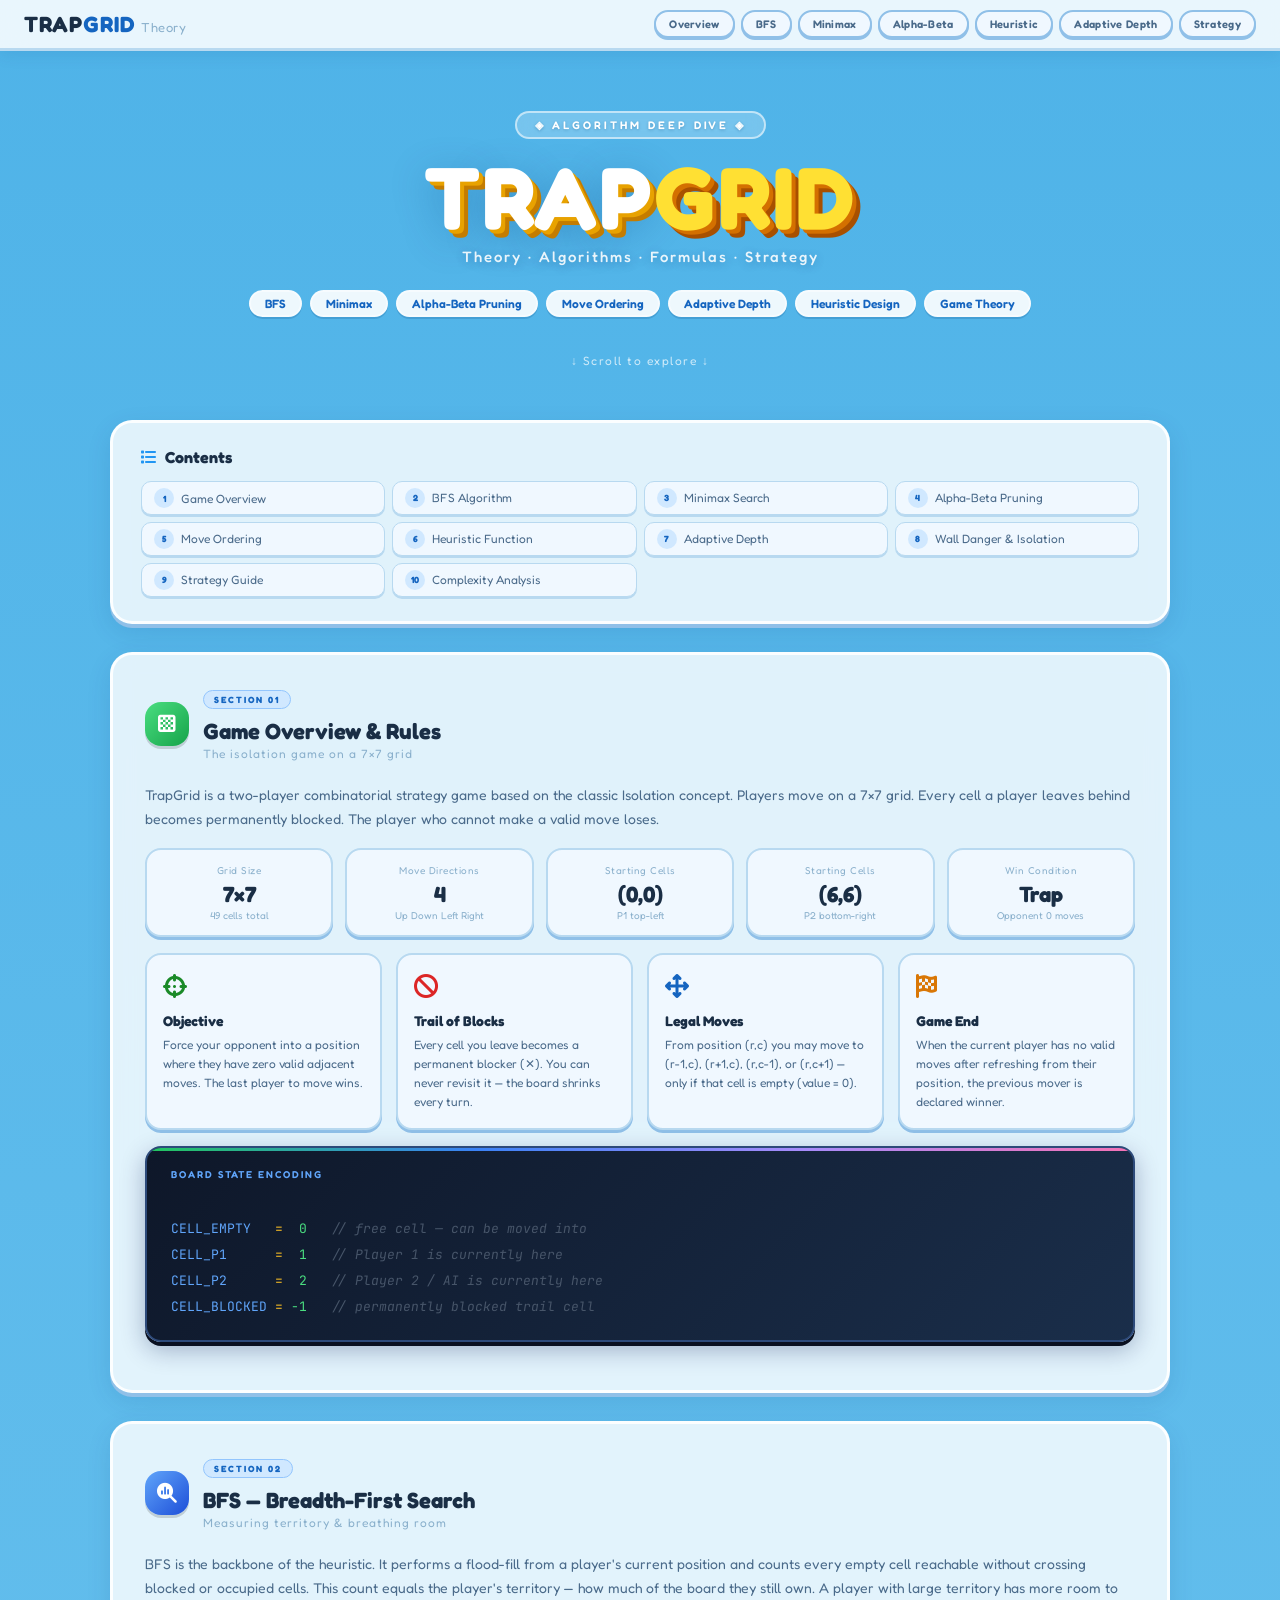
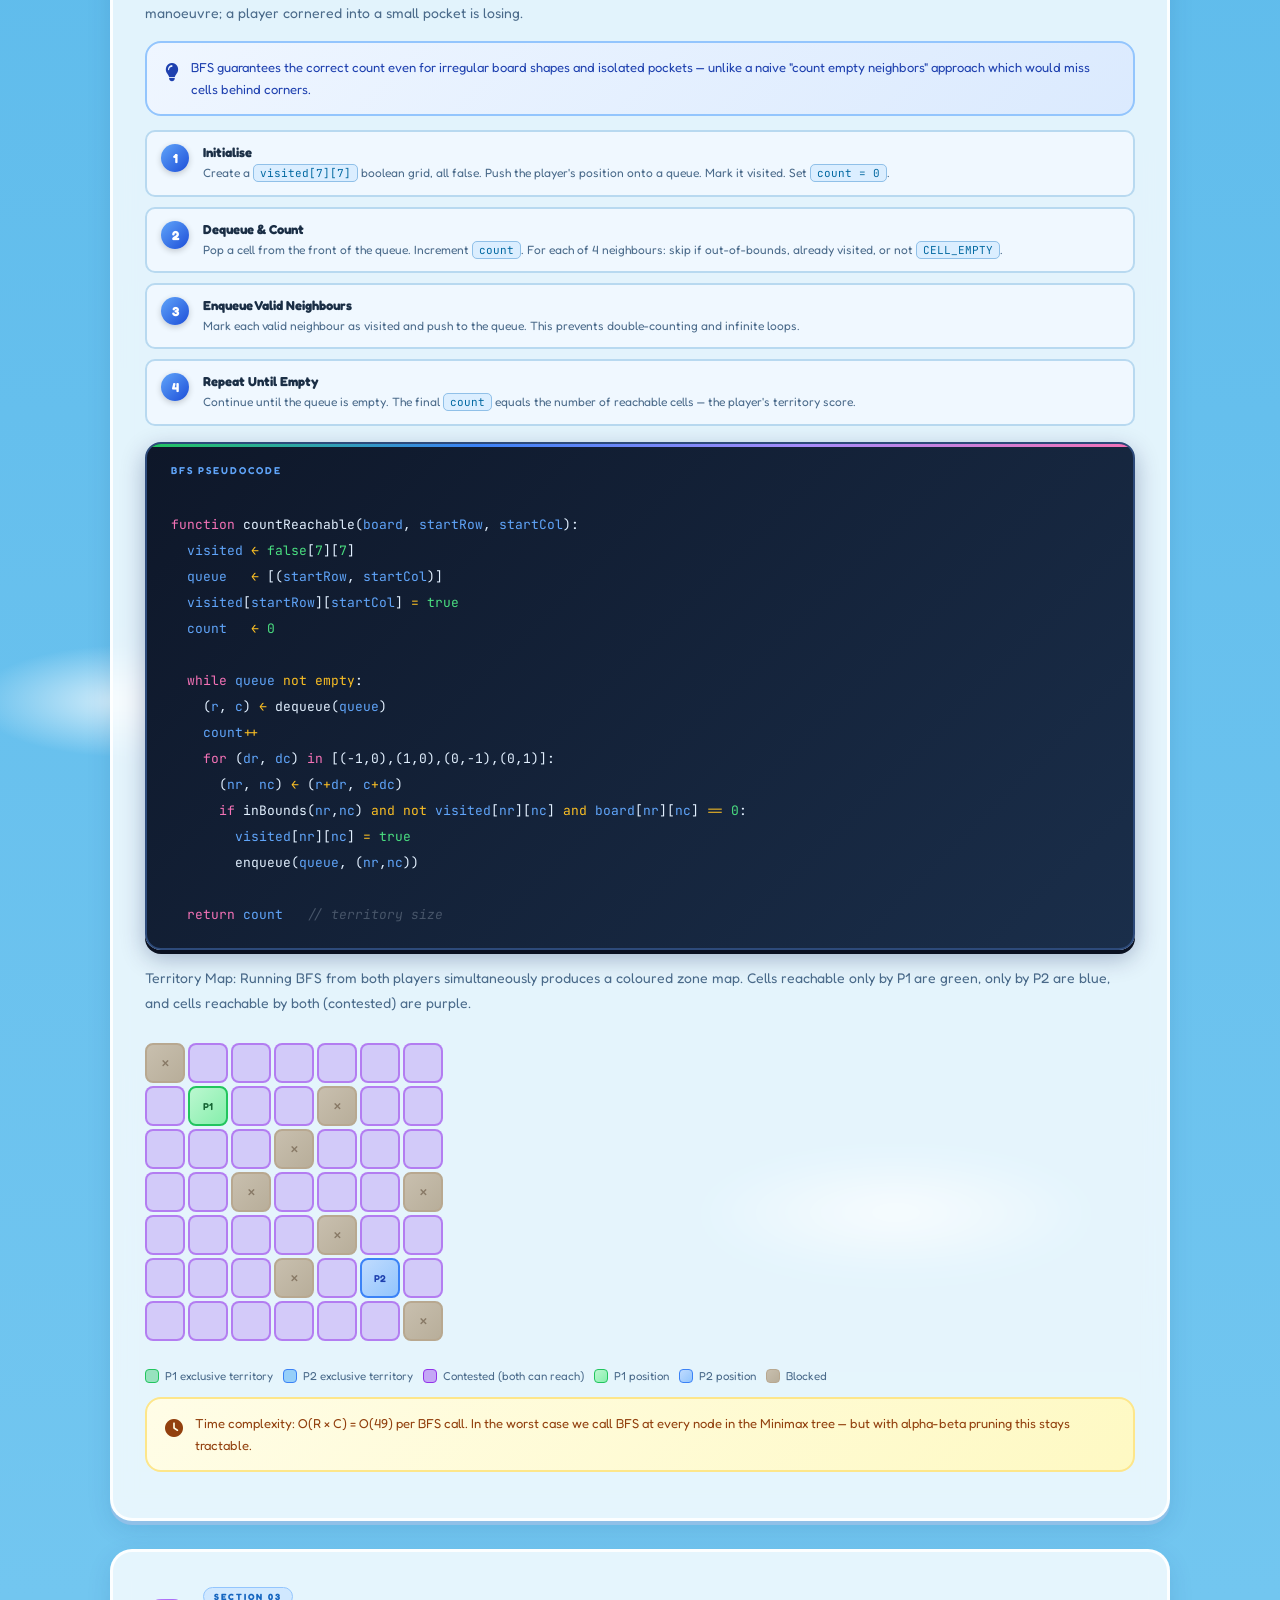
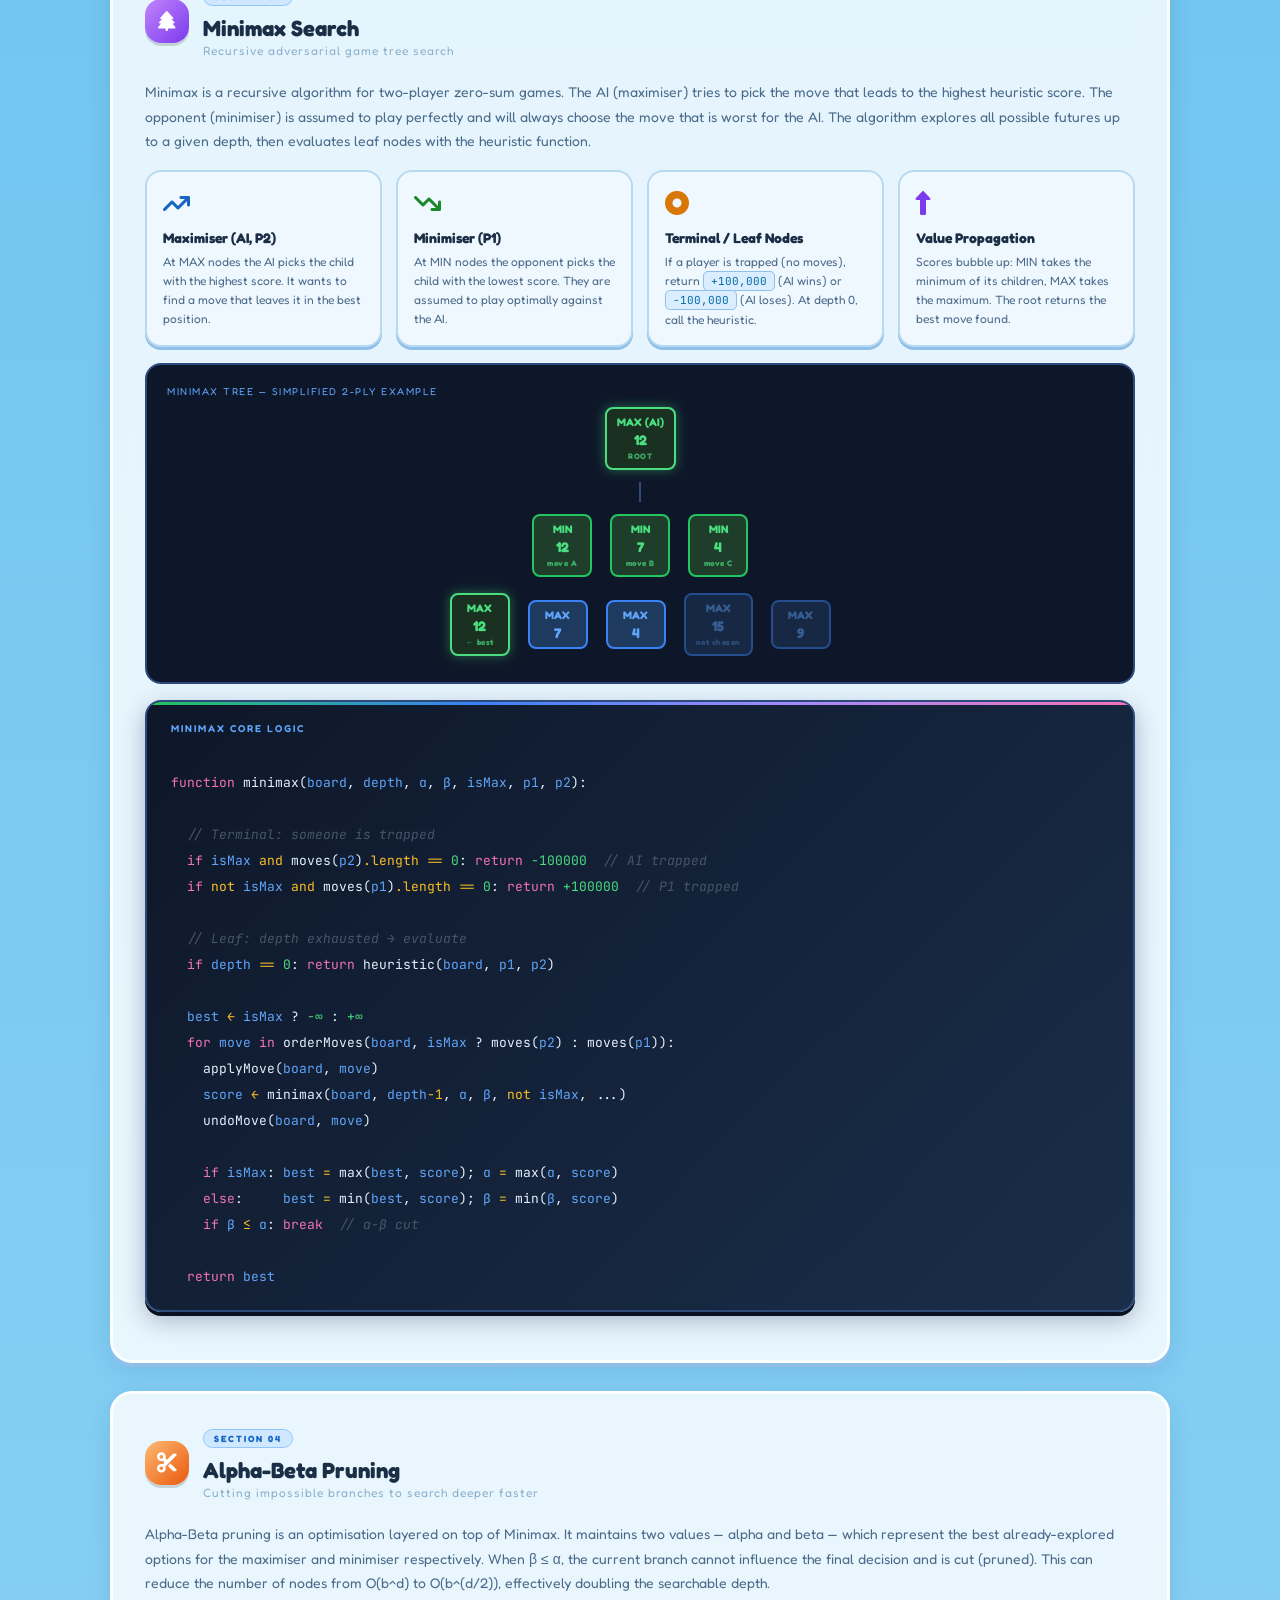
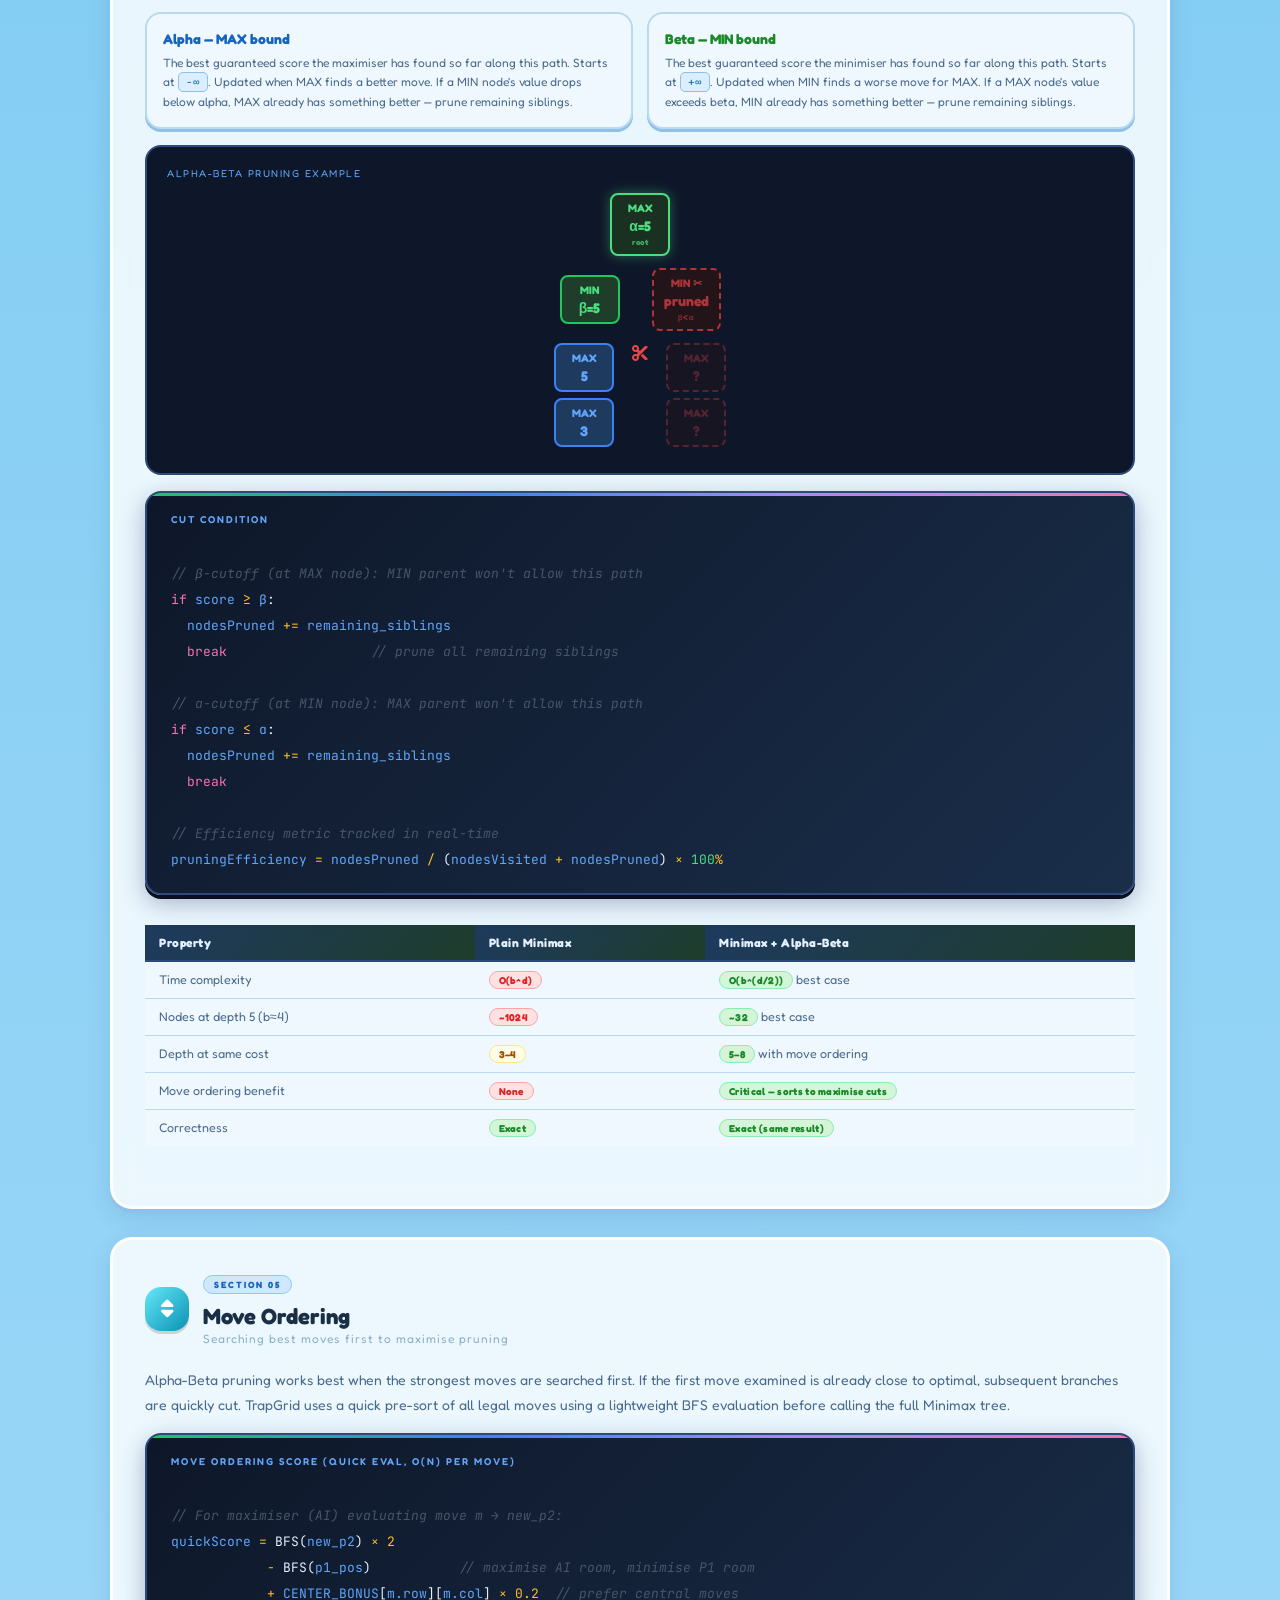
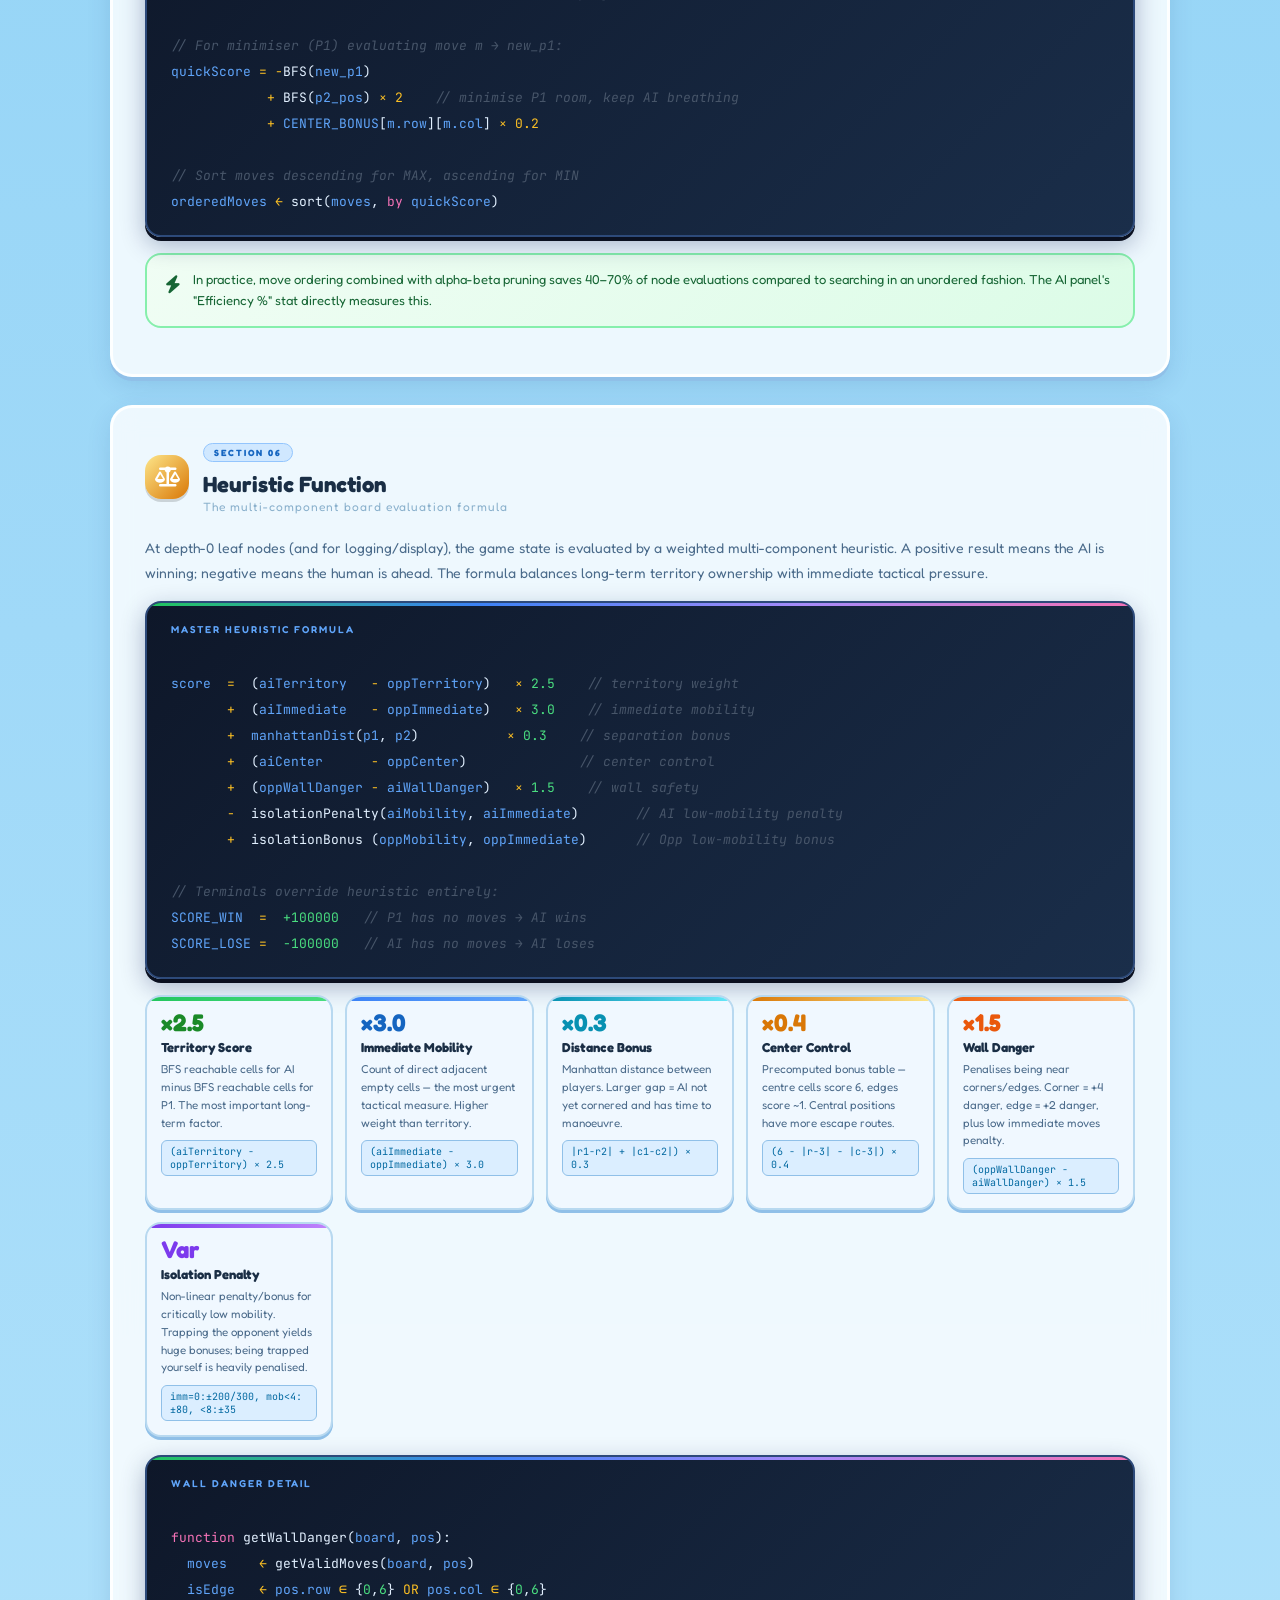
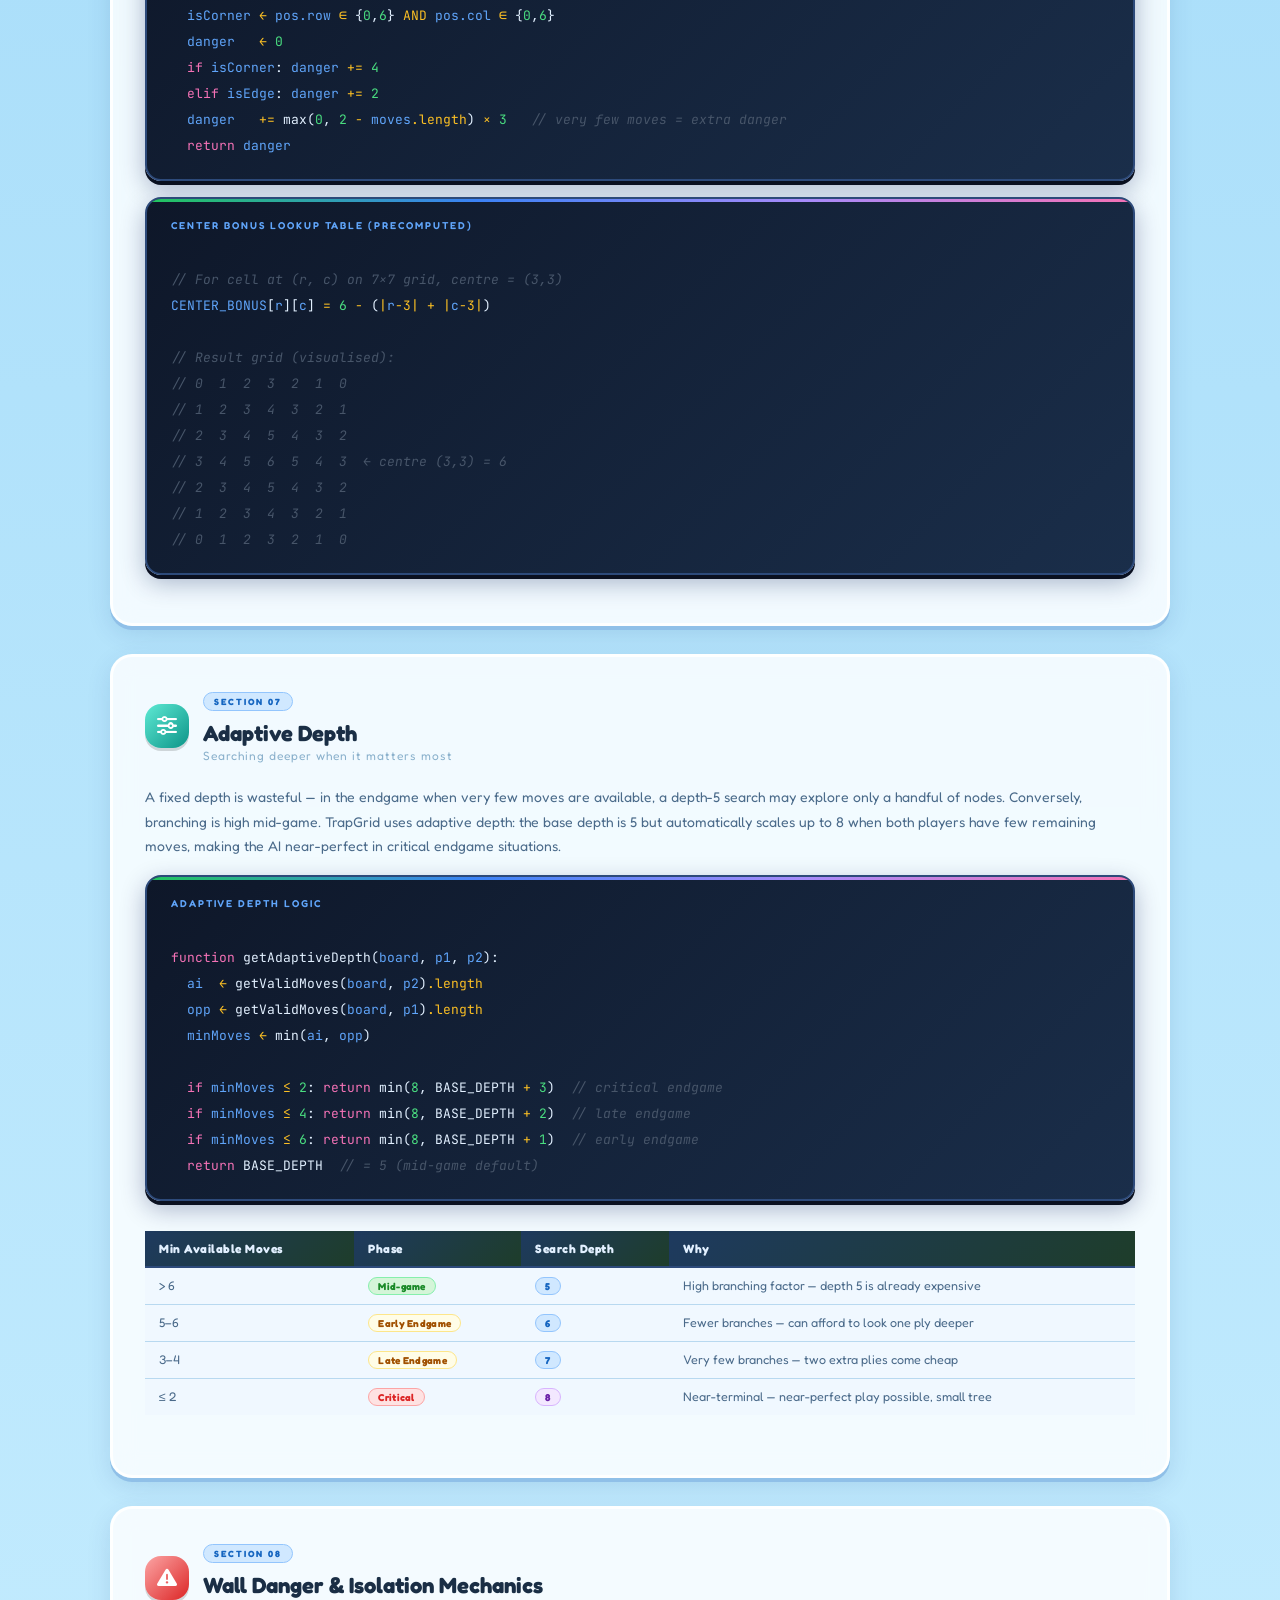
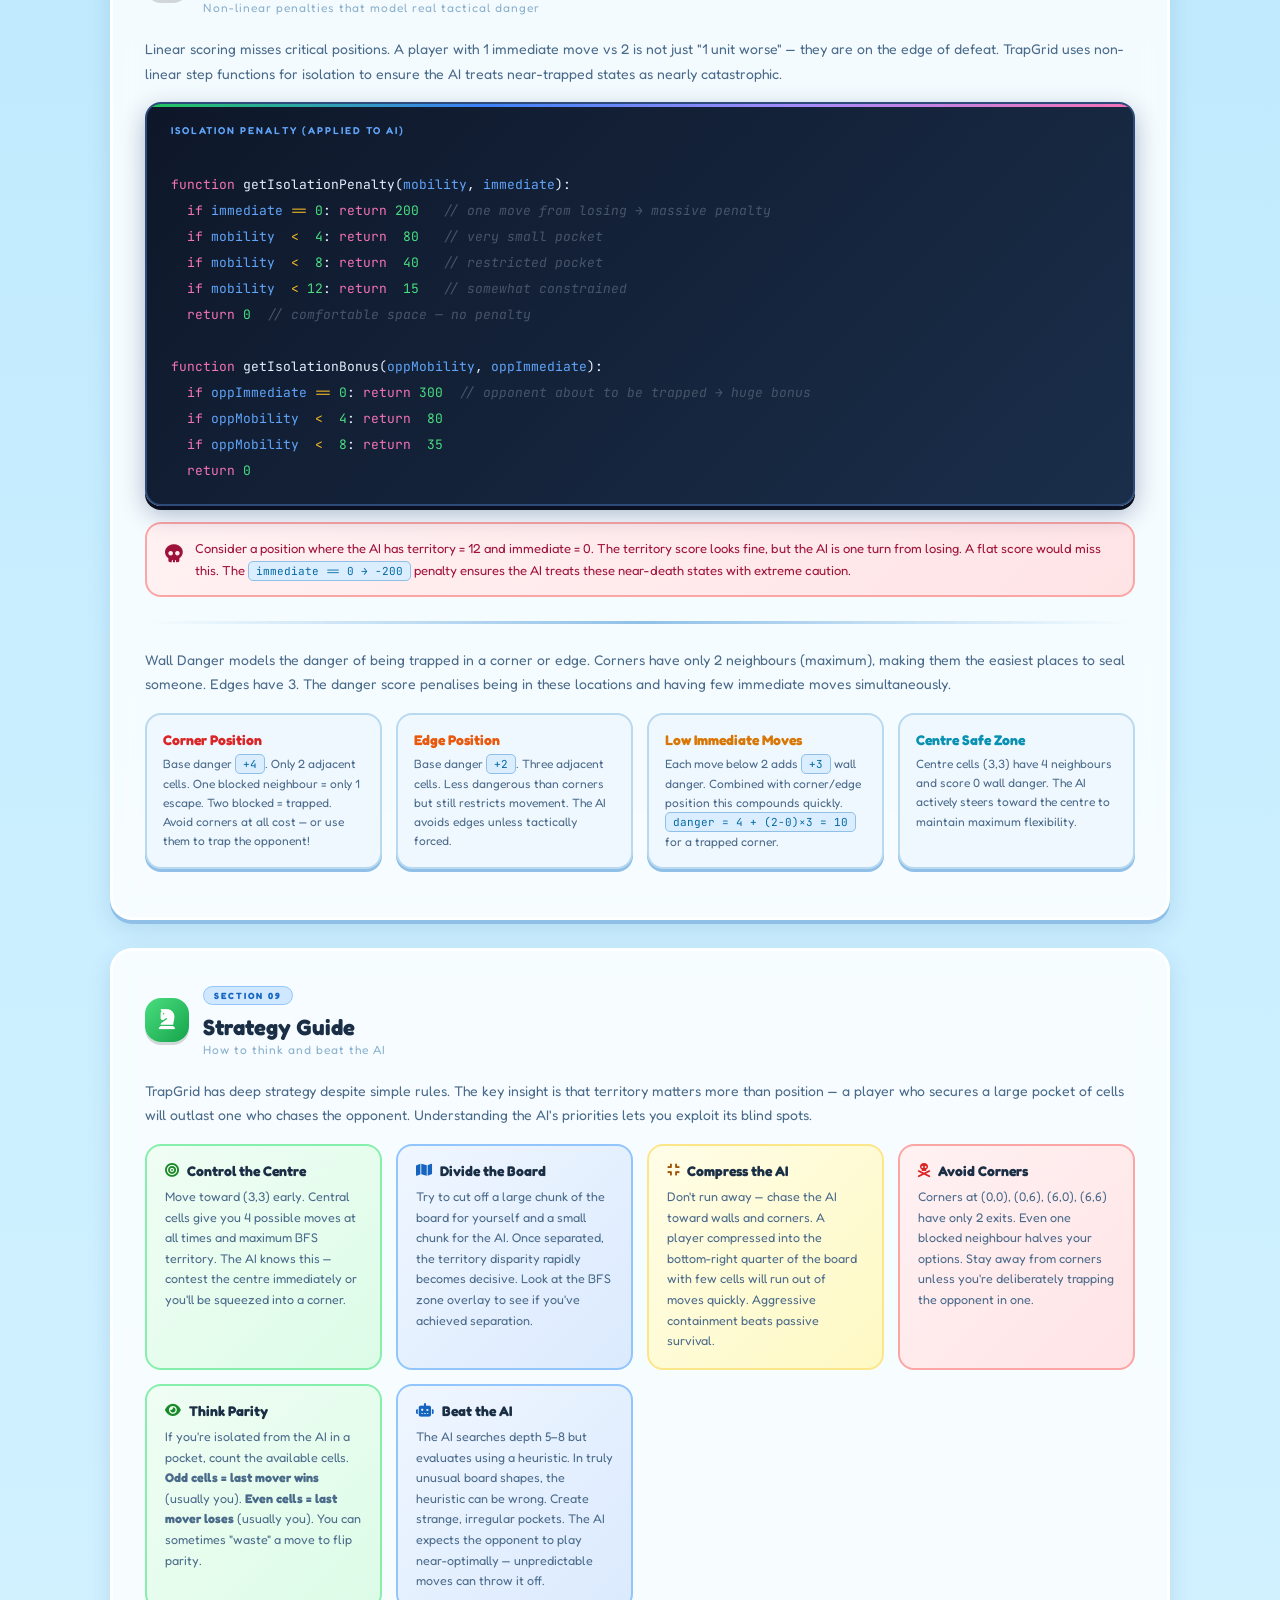
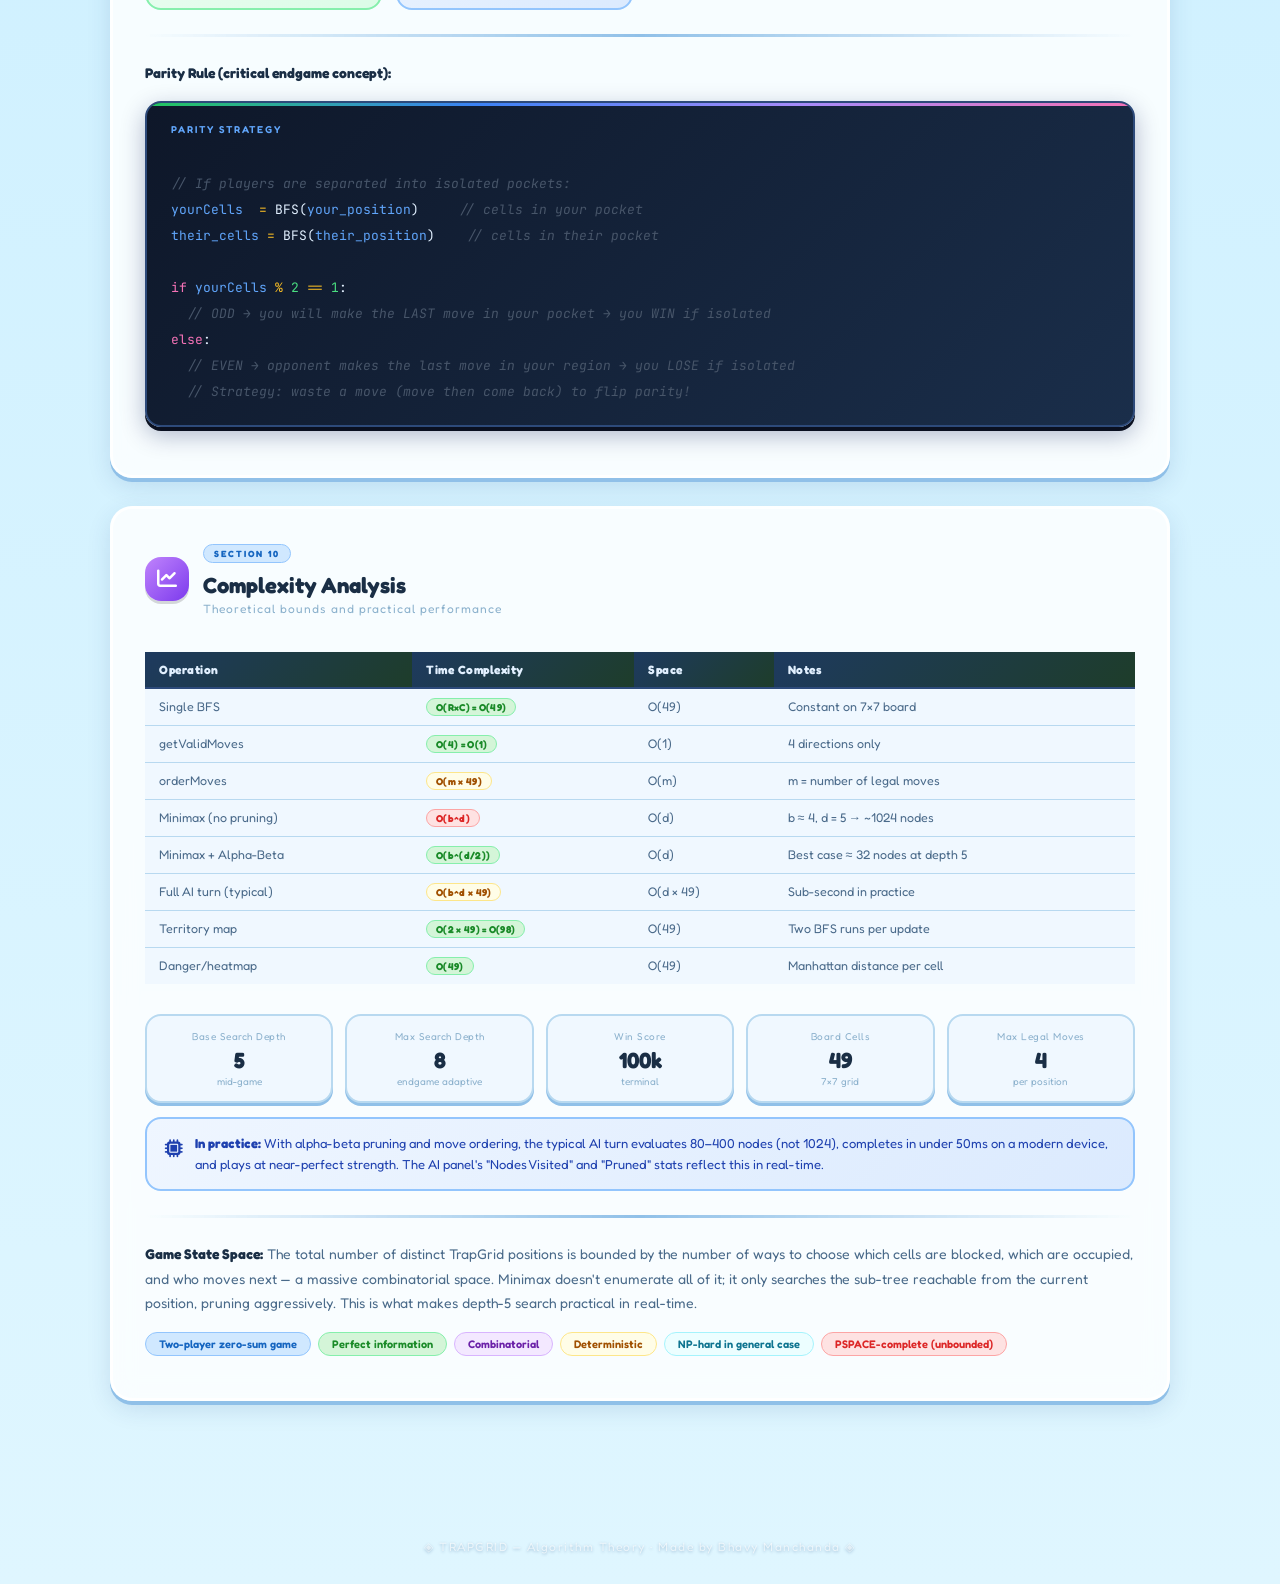
<file: theory/index.html>
<!DOCTYPE html>
<html lang="en">
<head>
<meta charset="UTF-8"/>
<meta name="viewport" content="width=device-width, initial-scale=1.0"/>
<title>TrapGrid — Algorithm Theory & Deep Dive</title>
<link rel="preconnect" href="https://fonts.googleapis.com"/>
<link href="https://fonts.googleapis.com/css2?family=Fredoka:wght@400;500;600;700&family=JetBrains+Mono:wght@300;400;600&display=swap" rel="stylesheet"/>
<link rel="stylesheet" href="https://cdnjs.cloudflare.com/ajax/libs/font-awesome/6.5.2/css/all.min.css"/>
<style>
:root {
  --sky-top:#4fb3e8;--sky-mid:#72c6f0;--sky-low:#a0d9f8;
  --surf:#fff;--surf2:#f0f8ff;--surf3:#dbeeff;--surf4:#c8e6fa;
  --border:#b8d9f0;--border2:#90c0e8;--border3:#6aaad8;
  --p1:#2ecc40;--p1-dark:#1a8a28;--p1-dim:#d4f5d8;--p1-glow:rgba(46,204,64,.35);
  --p2:#2196f3;--p2-dark:#1565c0;--p2-dim:#d0e8ff;--p2-glow:rgba(33,150,243,.35);
  --blocked:#d8c8b0;--blocked-b:#b8a890;
  --hl:#ffe033;--accent:#f4c400;--accent-dark:#d4a800;
  --danger:#ff4444;--success:#2ecc40;--purple:#9b59b6;--cyan:#00bcd4;--orange:#ff7c2a;
  --text:#1a2e45;--text-dim:#4a6a8a;--text-muted:#8ab0cc;--text-light:#fff;
  --radius:10px;--radius-lg:16px;--radius-xl:22px;--radius-pill:999px;
  --font-d:'Fredoka',sans-serif;--font-m:'JetBrains Mono',monospace;
  --shadow-card:0 4px 0 #90c0e8,0 8px 24px rgba(0,60,120,.12);
  --shadow-btn:0 4px 0 var(--accent-dark);
}
*,*::before,*::after{box-sizing:border-box;margin:0;padding:0}
html{scroll-behavior:smooth}
body{
  font-family:var(--font-m);color:var(--text);
  background:radial-gradient(ellipse 220px 80px at 10% 18%,rgba(255,255,255,.75) 0%,transparent 70%),
    radial-gradient(ellipse 280px 90px at 70% 22%,rgba(255,255,255,.70) 0%,transparent 70%),
    linear-gradient(180deg,#4fb3e8 0%,#72c6f0 25%,#a0d9f8 55%,#c8eeff 80%,#dff6ff 100%);
  min-height:100vh;
}

.nav{
  position:sticky;top:0;z-index:100;
  background:rgba(255,255,255,.88);backdrop-filter:blur(16px);
  border-bottom:3px solid var(--border);
  padding:10px 24px;display:flex;align-items:center;justify-content:space-between;
  box-shadow:0 3px 16px rgba(0,60,120,.1);
}
.nav-logo{font-family:var(--font-d);font-size:22px;font-weight:700;color:var(--text);letter-spacing:1px}
.nav-logo span{color:#1565c0}
.nav-links{display:flex;gap:6px;flex-wrap:wrap}
.nav-link{
  font-family:var(--font-d);font-size:11px;font-weight:600;letter-spacing:.3px;
  padding:5px 13px;border-radius:var(--radius-pill);
  background:var(--surf2);border:2px solid var(--border2);color:var(--text-dim);
  cursor:pointer;text-decoration:none;transition:all .15s;box-shadow:0 2px 0 var(--border2);
}
.nav-link:hover{border-color:var(--border3);color:var(--text);transform:translateY(-1px)}

.hero{
  text-align:center;padding:60px 24px 50px;position:relative;overflow:hidden;
}
.hero-badge{
  display:inline-block;font-family:var(--font-d);font-size:11px;font-weight:600;
  letter-spacing:3px;color:#fff;background:rgba(255,255,255,.22);backdrop-filter:blur(8px);
  border:2px solid rgba(255,255,255,.55);padding:5px 18px;border-radius:var(--radius-pill);
  margin-bottom:16px;text-shadow:0 1px 3px rgba(0,60,120,.3);
}
.hero-title{
  font-family:var(--font-d);font-size:clamp(48px,9vw,88px);font-weight:700;line-height:.95;
  color:#fff;
  text-shadow:4px 4px 0 #e8a200,8px 8px 0 #c47c00,0 10px 40px rgba(0,60,120,.3);
  letter-spacing:2px;margin-bottom:8px;
}
.hero-title span{color:#ffe033;text-shadow:4px 4px 0 #d47000,8px 8px 0 #a85000}
.hero-sub{
  font-family:var(--font-d);font-size:15px;font-weight:500;letter-spacing:2px;
  color:rgba(255,255,255,.88);margin-bottom:24px;text-shadow:0 2px 8px rgba(0,60,120,.3);
}
.hero-tags{display:flex;gap:8px;flex-wrap:wrap;justify-content:center;margin-bottom:32px}
.htag{
  font-family:var(--font-d);font-size:12px;font-weight:600;padding:4px 14px;
  border-radius:var(--radius-pill);background:rgba(255,255,255,.9);
  border:2px solid rgba(255,255,255,.5);color:#1565c0;box-shadow:0 2px 0 rgba(0,60,120,.18);
}
.hero-scroll{
  font-family:var(--font-d);font-size:12px;color:rgba(255,255,255,.7);letter-spacing:1.5px;
  animation:bobble 1.5s ease-in-out infinite;display:inline-block;
}
@keyframes bobble{0%,100%{transform:translateY(0)}50%{transform:translateY(6px)}}

.page{max-width:1100px;margin:0 auto;padding:0 20px 80px}

.section{
  background:rgba(255,255,255,.82);backdrop-filter:blur(12px);
  border:3px solid rgba(255,255,255,.9);border-radius:var(--radius-xl);
  padding:32px;margin-bottom:28px;box-shadow:var(--shadow-card);
  opacity:0;transform:translateY(28px);transition:opacity .5s,transform .5s;
}
.section.visible{opacity:1;transform:none}
.sec-header{display:flex;align-items:center;gap:14px;margin-bottom:22px}
.sec-icon{
  width:44px;height:44px;border-radius:var(--radius-lg);display:flex;align-items:center;
  justify-content:center;font-size:20px;flex-shrink:0;
  box-shadow:0 3px 0 rgba(0,0,0,.15);
}
.sec-icon.green{background:linear-gradient(135deg,#4ade80,#16a34a);color:#fff}
.sec-icon.blue {background:linear-gradient(135deg,#60a5fa,#1d4ed8);color:#fff}
.sec-icon.purple{background:linear-gradient(135deg,#c084fc,#7c3aed);color:#fff}
.sec-icon.orange{background:linear-gradient(135deg,#fdba74,#ea580c);color:#fff}
.sec-icon.cyan  {background:linear-gradient(135deg,#67e8f9,#0891b2);color:#fff}
.sec-icon.gold  {background:linear-gradient(135deg,#fde68a,#d97706);color:#fff}
.sec-icon.red   {background:linear-gradient(135deg,#fca5a5,#dc2626);color:#fff}
.sec-icon.teal  {background:linear-gradient(135deg,#5eead4,#0d9488);color:#fff}

.sec-title-wrap{}
.sec-title{font-family:var(--font-d);font-size:22px;font-weight:700;color:var(--text);line-height:1.1}
.sec-subtitle{font-family:var(--font-d);font-size:12px;color:var(--text-muted);letter-spacing:1px;margin-top:3px}

.prose{font-family:var(--font-d);font-size:14px;color:var(--text-dim);line-height:1.75;margin-bottom:16px}
.prose strong{color:var(--text);font-weight:700}

.cards{display:grid;grid-template-columns:repeat(auto-fit,minmax(200px,1fr));gap:14px;margin:16px 0}
.card{
  background:var(--surf2);border:2px solid var(--border);border-radius:var(--radius-lg);
  padding:16px;box-shadow:0 3px 0 var(--border2);transition:transform .15s,box-shadow .15s;
}
.card:hover{transform:translateY(-3px);box-shadow:0 6px 0 var(--border2)}
.card-icon{font-size:24px;margin-bottom:10px}
.card-title{font-family:var(--font-d);font-size:14px;font-weight:700;color:var(--text);margin-bottom:6px}
.card-body{font-family:var(--font-d);font-size:12px;color:var(--text-dim);line-height:1.6}

.formula-box{
  background:linear-gradient(135deg,#0e1729,#1a2e4a);
  border:2px solid #2d4a7a;border-radius:var(--radius-lg);
  padding:20px 24px;margin:16px 0;
  box-shadow:0 4px 0 #0a1020,0 8px 24px rgba(0,20,80,.3);
  position:relative;overflow:hidden;
}
.formula-box::before{
  content:'';position:absolute;top:0;left:0;right:0;height:3px;
  background:linear-gradient(90deg,#22c55e,#3b82f6,#a78bfa,#f472b6);
}
.formula-label{
  font-family:var(--font-d);font-size:10px;font-weight:600;letter-spacing:2px;
  color:#60a5fa;text-transform:uppercase;margin-bottom:10px;
}
.formula{
  font-family:var(--font-m);font-size:13px;color:#e2f0ff;line-height:2;
  white-space:pre-wrap;word-break:break-all;
}
.formula .kw{color:#f472b6}
.formula .num{color:#4ade80}
.formula .op{color:#fbbf24}
.formula .var{color:#60a5fa}
.formula .comment{color:#475569;font-style:italic}

.steps{display:flex;flex-direction:column;gap:10px;margin:14px 0}
.step{
  display:flex;align-items:flex-start;gap:14px;
  background:var(--surf2);border:2px solid var(--border);
  border-radius:var(--radius);padding:12px 14px;
  transition:border-color .15s,box-shadow .15s;
}
.step:hover{border-color:var(--border3);box-shadow:0 3px 0 var(--border2)}
.step-num{
  width:28px;height:28px;border-radius:50%;flex-shrink:0;
  display:flex;align-items:center;justify-content:center;
  font-family:var(--font-d);font-size:13px;font-weight:700;color:#fff;
  box-shadow:0 2px 6px rgba(0,0,0,.2);
}
.step-num.g{background:linear-gradient(135deg,#22c55e,#16a34a)}
.step-num.b{background:linear-gradient(135deg,#60a5fa,#1d4ed8)}
.step-num.p{background:linear-gradient(135deg,#c084fc,#7c3aed)}
.step-num.o{background:linear-gradient(135deg,#fdba74,#ea580c)}
.step-body{flex:1}
.step-title{font-family:var(--font-d);font-size:13px;font-weight:700;color:var(--text);margin-bottom:3px}
.step-desc{font-family:var(--font-d);font-size:12px;color:var(--text-dim);line-height:1.6}
.step-desc code{
  font-family:var(--font-m);font-size:11px;padding:1px 6px;
  background:var(--surf3);border:1px solid var(--border2);border-radius:5px;color:#0369a1;
}

.tree-demo{
  background:#0e1729;border:2px solid #2d4a7a;border-radius:var(--radius-lg);
  padding:16px;font-family:var(--font-m);font-size:11px;margin:16px 0;
  max-height:320px;overflow-y:auto;
}
.tn{display:flex;align-items:center;gap:6px;padding:3px 0;color:#94a3b8;animation:fadeRow .3s ease}
@keyframes fadeRow{from{opacity:0;transform:translateX(-6px)}to{opacity:1;transform:none}}
.tn .indent{color:#334155;white-space:pre}
.tn .type-max{background:#1e3a5f;color:#60a5fa;padding:1px 7px;border-radius:999px;font-size:9px;font-family:var(--font-d);font-weight:600}
.tn .type-min{background:#1e3d2a;color:#4ade80;padding:1px 7px;border-radius:999px;font-size:9px;font-family:var(--font-d);font-weight:600}
.tn .score{color:#fbbf24;font-weight:600}
.tn .best{color:#4ade80;font-weight:700}
.tn .pruned{color:#ef4444;font-style:italic}
.tn .move{color:#7dd3fc}

.heatmap-demo{display:inline-grid;grid-template-columns:repeat(7,36px);gap:3px;margin:12px 0}
.hm-cell{
  width:36px;height:36px;border-radius:8px;display:flex;align-items:center;
  justify-content:center;font-size:9px;font-family:var(--font-d);font-weight:700;
  border:2px solid rgba(255,255,255,.3);transition:transform .2s;cursor:default;
}
.hm-cell:hover{transform:scale(1.12)}

.bfs-grid{display:inline-grid;grid-template-columns:repeat(7,40px);gap:3px;margin:12px 0}
.bc{
  width:40px;height:40px;border-radius:8px;
  display:flex;align-items:center;justify-content:center;
  font-family:var(--font-d);font-size:10px;font-weight:600;
  border:2px solid var(--border2);background:var(--surf2);color:var(--text-muted);
  transition:all .4s;
}
.bc.p1-start{background:linear-gradient(135deg,#bbf7d0,#86efac);border-color:#22c55e;color:#166534}
.bc.p2-start{background:linear-gradient(135deg,#bfdbfe,#93c5fd);border-color:#3b82f6;color:#1e40af}
.bc.blocked-cell{background:linear-gradient(135deg,#c8bfae,#b8ae9a);border-color:#b8a890;color:rgba(80,60,40,.5)}
.bc.bfs-p1{background:rgba(34,197,94,.22);border-color:rgba(34,197,94,.5);color:#166534}
.bc.bfs-p2{background:rgba(33,150,243,.22);border-color:rgba(33,150,243,.5);color:#1e40af}
.bc.bfs-both{background:rgba(147,51,234,.22);border-color:rgba(147,51,234,.5);color:#6b21a8}
.bc.wave1{background:rgba(34,197,94,.35);border-color:rgba(34,197,94,.7)}
.bc.wave2{background:rgba(34,197,94,.22);border-color:rgba(34,197,94,.4)}
.bc.wave3{background:rgba(34,197,94,.12);border-color:rgba(34,197,94,.25)}

.cmp-table{width:100%;border-collapse:collapse;margin:14px 0;font-family:var(--font-d)}
.cmp-table th{
  background:linear-gradient(135deg,#1e3a5f,#1e3d2a);color:#e2f0ff;
  padding:10px 14px;font-size:12px;font-weight:700;letter-spacing:.5px;
  text-align:left;border-bottom:2px solid #2d4a7a;
}
.cmp-table td{
  padding:9px 14px;font-size:12.5px;color:var(--text-dim);
  border-bottom:1.5px solid var(--border);background:var(--surf2);
  transition:background .15s;
}
.cmp-table tr:hover td{background:var(--surf3)}
.cmp-table tr:last-child td{border-bottom:none}
.badge{
  display:inline-block;font-size:10px;font-weight:700;padding:2px 9px;
  border-radius:var(--radius-pill);font-family:var(--font-d);letter-spacing:.3px;
}
.badge.green{background:var(--p1-dim);color:var(--p1-dark);border:1.5px solid #86efac}
.badge.blue{background:var(--p2-dim);color:var(--p2-dark);border:1.5px solid #93c5fd}
.badge.red{background:#fee2e2;color:#dc2626;border:1.5px solid #fca5a5}
.badge.gold{background:#fffde7;color:#a05000;border:1.5px solid #fde68a}
.badge.purple{background:#f3e8ff;color:#6b21a8;border:1.5px solid #d8b4fe}

.heur-grid{display:grid;grid-template-columns:repeat(auto-fit,minmax(160px,1fr));gap:12px;margin:16px 0}
.heur-card{
  background:var(--surf2);border:2px solid var(--border);
  border-radius:var(--radius-lg);padding:14px;
  box-shadow:0 3px 0 var(--border2);position:relative;overflow:hidden;
}
.heur-card::before{
  content:'';position:absolute;top:0;left:0;right:0;height:4px;border-radius:var(--radius-lg) var(--radius-lg) 0 0;
}
.hc-green::before{background:linear-gradient(90deg,#22c55e,#4ade80)}
.hc-blue::before{background:linear-gradient(90deg,#3b82f6,#60a5fa)}
.hc-purple::before{background:linear-gradient(90deg,#7c3aed,#c084fc)}
.hc-orange::before{background:linear-gradient(90deg,#ea580c,#fdba74)}
.hc-cyan::before{background:linear-gradient(90deg,#0891b2,#67e8f9)}
.hc-gold::before{background:linear-gradient(90deg,#d97706,#fde68a)}
.heur-weight{
  font-family:var(--font-d);font-size:24px;font-weight:700;
  margin-bottom:4px;line-height:1;
}
.heur-name{font-family:var(--font-d);font-size:13px;font-weight:700;color:var(--text);margin-bottom:6px}
.heur-desc{font-family:var(--font-d);font-size:11.5px;color:var(--text-dim);line-height:1.55}
.heur-formula{
  font-family:var(--font-m);font-size:10px;color:#0369a1;
  background:var(--surf3);border:1px solid var(--border2);
  border-radius:6px;padding:4px 8px;margin-top:8px;
}

.ab-diagram{
  display:flex;flex-direction:column;align-items:center;gap:0;
  background:#0e1729;border:2px solid #2d4a7a;border-radius:var(--radius-lg);
  padding:20px;margin:16px 0;overflow-x:auto;
}
.ab-row{display:flex;gap:12px;justify-content:center;align-items:center;padding:6px 0;position:relative}
.ab-node{
  min-width:60px;padding:6px 10px;border-radius:8px;text-align:center;
  font-family:var(--font-d);font-size:11px;font-weight:700;
  transition:transform .2s,box-shadow .2s;cursor:default;
}
.ab-node:hover{transform:scale(1.08)}
.ab-node.max{background:#1e3a5f;color:#60a5fa;border:2px solid #3b82f6}
.ab-node.min{background:#1e3d2a;color:#4ade80;border:2px solid #22c55e}
.ab-node.pruned{background:#2d1515;color:#ef4444;border:2px dashed #ef4444;opacity:.7}
.ab-node.best{background:#1a3020;color:#4ade80;border:2px solid #4ade80;box-shadow:0 0 12px rgba(74,222,128,.4)}
.ab-node .score{font-size:14px;display:block;margin-top:2px}
.ab-node .label{font-size:8px;opacity:.7;letter-spacing:.5px}
.ab-scissors{color:#ef4444;font-size:16px;animation:snip .8s ease-in-out infinite alternate}
@keyframes snip{from{transform:rotate(-15deg) scale(1)}to{transform:rotate(15deg) scale(1.2)}}
.ab-connector{
  height:20px;display:flex;align-items:center;justify-content:center;position:relative;
  width:100%;
}
.ab-line{height:2px;background:#2d4a7a;flex:1}
.ab-level-label{
  font-family:var(--font-d);font-size:9px;color:#475569;letter-spacing:1px;
  position:absolute;left:0;
}

.strategy-grid{display:grid;grid-template-columns:repeat(auto-fit,minmax(220px,1fr));gap:14px;margin:16px 0}
.strat-card{
  border-radius:var(--radius-lg);padding:16px 18px;
  border:2px solid;transition:transform .15s;
}
.strat-card:hover{transform:translateY(-3px)}
.strat-card.green{background:linear-gradient(135deg,#f0fdf4,#dcfce7);border-color:#86efac}
.strat-card.blue{background:linear-gradient(135deg,#eff6ff,#dbeafe);border-color:#93c5fd}
.strat-card.gold{background:linear-gradient(135deg,#fffde7,#fef9c3);border-color:#fde68a}
.strat-card.red{background:linear-gradient(135deg,#fff1f2,#ffe4e6);border-color:#fca5a5}
.strat-title{font-family:var(--font-d);font-size:14px;font-weight:700;color:var(--text);margin-bottom:8px;display:flex;align-items:center;gap:8px}
.strat-body{font-family:var(--font-d);font-size:12.5px;color:var(--text-dim);line-height:1.65}

.pseudo{
  background:#0e1729;border:2px solid #2d4a7a;border-radius:var(--radius-lg);
  padding:18px 22px;margin:14px 0;font-family:var(--font-m);font-size:12px;
  line-height:1.9;overflow-x:auto;
}
.pseudo .kw{color:#f472b6}
.pseudo .fn{color:#60a5fa}
.pseudo .num{color:#4ade80}
.pseudo .str{color:#fbbf24}
.pseudo .cm{color:#475569;font-style:italic}
.pseudo .var{color:#e2f0ff}
.pseudo .op{color:#f472b6}
.pseudo .indent1{padding-left:20px;display:block}
.pseudo .indent2{padding-left:40px;display:block}
.pseudo .indent3{padding-left:60px;display:block}

code{
  font-family:var(--font-m);font-size:11px;padding:2px 7px;
  background:var(--surf3);border:1.5px solid var(--border2);
  border-radius:5px;color:#0369a1;
}

.divider{height:3px;background:linear-gradient(90deg,transparent,var(--border2),transparent);margin:24px 0;border-radius:var(--radius-pill)}

.pill-row{display:flex;flex-wrap:wrap;gap:7px;margin:10px 0}
.pill{
  font-family:var(--font-d);font-size:11px;font-weight:600;padding:4px 13px;
  border-radius:var(--radius-pill);border:1.5px solid;
}
.pill.green{background:var(--p1-dim);color:var(--p1-dark);border-color:#86efac}
.pill.blue{background:var(--p2-dim);color:var(--p2-dark);border-color:#93c5fd}
.pill.purple{background:#f3e8ff;color:#6b21a8;border-color:#d8b4fe}
.pill.gold{background:#fffde7;color:#a05000;border-color:#fde68a}
.pill.red{background:#fee2e2;color:#dc2626;border-color:#fca5a5}
.pill.cyan{background:#ecfeff;color:#0e7490;border-color:#a5f3fc}

.toc{
  background:rgba(255,255,255,.82);backdrop-filter:blur(12px);
  border:3px solid rgba(255,255,255,.9);border-radius:var(--radius-xl);
  padding:24px 28px;margin-bottom:28px;
  box-shadow:var(--shadow-card);
}
.toc-title{font-family:var(--font-d);font-size:16px;font-weight:700;color:var(--text);margin-bottom:14px;display:flex;align-items:center;gap:8px}
.toc-list{display:grid;grid-template-columns:repeat(auto-fill,minmax(200px,1fr));gap:7px}
.toc-item{
  font-family:var(--font-d);font-size:12px;padding:6px 12px;
  background:var(--surf2);border:1.5px solid var(--border);border-radius:var(--radius);
  color:var(--text-dim);text-decoration:none;transition:all .15s;
  box-shadow:0 2px 0 var(--border);display:flex;align-items:center;gap:7px;
}
.toc-item:hover{border-color:var(--border3);color:var(--text);transform:translateX(2px)}
.toc-num{
  width:20px;height:20px;border-radius:50%;background:var(--p2-dim);
  color:var(--p2-dark);font-size:9px;font-weight:700;
  display:flex;align-items:center;justify-content:center;flex-shrink:0;
  font-family:var(--font-d);
}

.info-box{
  border-radius:var(--radius-lg);padding:14px 18px;margin:14px 0;
  display:flex;align-items:flex-start;gap:12px;
  font-family:var(--font-d);font-size:13px;line-height:1.65;
}
.info-box.blue{background:linear-gradient(135deg,#eff6ff,#dbeafe);border:2px solid #93c5fd;color:#1e40af}
.info-box.green{background:linear-gradient(135deg,#f0fdf4,#dcfce7);border:2px solid #86efac;color:#166534}
.info-box.gold{background:linear-gradient(135deg,#fffde7,#fef9c3);border:2px solid #fde68a;color:#92400e}
.info-box.red{background:linear-gradient(135deg,#fff1f2,#ffe4e6);border:2px solid #fca5a5;color:#9f1239}
.info-box .ib-icon{font-size:18px;flex-shrink:0;margin-top:1px}
.info-box .ib-body strong{font-weight:700}

.legend{display:flex;flex-wrap:wrap;gap:10px;margin:8px 0}
.legend-item{display:flex;align-items:center;gap:6px;font-family:var(--font-d);font-size:11.5px;color:var(--text-dim)}
.legend-dot{width:14px;height:14px;border-radius:4px;flex-shrink:0;border:1.5px solid rgba(0,0,0,.1)}

.footer{
  text-align:center;padding:30px;font-family:var(--font-d);font-size:12px;
  color:rgba(255,255,255,.65);letter-spacing:1.5px;text-shadow:0 1px 3px rgba(0,60,120,.3);
}

.back-btn{
  display:inline-flex;align-items:center;gap:8px;
  font-family:var(--font-d);font-size:13px;font-weight:700;
  padding:8px 18px;border-radius:var(--radius-pill);
  background:rgba(255,255,255,.9);border:2.5px solid rgba(255,255,255,.7);
  color:#1565c0;cursor:pointer;text-decoration:none;
  box-shadow:0 3px 0 rgba(0,60,120,.2);transition:all .15s;
  margin-bottom:28px;box-shadow:var(--shadow-card);
}
.back-btn:hover{transform:translateY(-2px);box-shadow:0 5px 0 rgba(0,60,120,.2),0 8px 20px rgba(0,60,120,.12)}

.anim-num{
  font-family:var(--font-d);font-size:32px;font-weight:700;
  animation:countUp .8s cubic-bezier(.34,1.56,.64,1);
}
@keyframes countUp{from{transform:scale(0.6);opacity:0}to{transform:scale(1);opacity:1}}

.stat-row{display:flex;flex-wrap:wrap;gap:12px;margin:14px 0}
.stat-chip{
  flex:1;min-width:100px;background:var(--surf2);border:2px solid var(--border);
  border-radius:var(--radius-lg);padding:14px;text-align:center;
  box-shadow:0 3px 0 var(--border2);
}
.stat-chip .sc-label{font-family:var(--font-d);font-size:10px;color:var(--text-muted);letter-spacing:.5px;margin-bottom:5px}
.stat-chip .sc-val{font-family:var(--font-d);font-size:22px;font-weight:700;color:var(--text)}
.stat-chip .sc-sub{font-family:var(--font-d);font-size:10px;color:var(--text-muted);margin-top:2px}

.sec-num{
  display:inline-block;font-family:var(--font-d);font-size:9px;font-weight:700;
  letter-spacing:2px;padding:3px 10px;border-radius:var(--radius-pill);
  background:var(--p2-dim);color:var(--p2-dark);border:1.5px solid #93c5fd;
  margin-bottom:10px;
}

.nav-link.active{
  background:linear-gradient(135deg,#fff3cd,#fffde7);
  border-color:var(--accent);color:#a05000;
  box-shadow:0 2px 0 var(--accent-dark);
}

@media(max-width:700px){
  .hero-title{font-size:clamp(36px,12vw,62px)}
  .section{padding:20px 16px}
  .formula{font-size:11px}
  .pseudo{font-size:11px}
  .nav-links{display:none}
}
</style>
</head>
<body>

<nav class="nav">
  <div class="nav-logo">TRAP<span>GRID</span> <span style="font-size:13px;color:var(--text-muted);font-weight:400;letter-spacing:.5px">Theory</span></div>
  <div class="nav-links">
    <a class="nav-link" href="#overview">Overview</a>
    <a class="nav-link" href="#bfs">BFS</a>
    <a class="nav-link" href="#minimax">Minimax</a>
    <a class="nav-link" href="#alphabeta">Alpha-Beta</a>
    <a class="nav-link" href="#heuristic">Heuristic</a>
    <a class="nav-link" href="#adaptive">Adaptive Depth</a>
    <a class="nav-link" href="#strategy">Strategy</a>
  </div>
</nav>

<div class="hero">
  <div class="hero-badge">◈ ALGORITHM DEEP DIVE ◈</div>
  <h1 class="hero-title">TRAP<span>GRID</span></h1>
  <p class="hero-sub">Theory · Algorithms · Formulas · Strategy</p>
  <div class="hero-tags">
    <span class="htag">BFS</span>
    <span class="htag">Minimax</span>
    <span class="htag">Alpha-Beta Pruning</span>
    <span class="htag">Move Ordering</span>
    <span class="htag">Adaptive Depth</span>
    <span class="htag">Heuristic Design</span>
    <span class="htag">Game Theory</span>
  </div>
  <div class="hero-scroll">↓ Scroll to explore ↓</div>
</div>

<div class="page">

<div class="toc" data-animate>
  <div class="toc-title"><i class="fa-solid fa-list" style="color:var(--p2)"></i> Contents</div>
  <div class="toc-list">
    <a class="toc-item" href="#overview"><span class="toc-num">1</span>Game Overview</a>
    <a class="toc-item" href="#bfs"><span class="toc-num">2</span>BFS Algorithm</a>
    <a class="toc-item" href="#minimax"><span class="toc-num">3</span>Minimax Search</a>
    <a class="toc-item" href="#alphabeta"><span class="toc-num">4</span>Alpha-Beta Pruning</a>
    <a class="toc-item" href="#moveorder"><span class="toc-num">5</span>Move Ordering</a>
    <a class="toc-item" href="#heuristic"><span class="toc-num">6</span>Heuristic Function</a>
    <a class="toc-item" href="#adaptive"><span class="toc-num">7</span>Adaptive Depth</a>
    <a class="toc-item" href="#walldanger"><span class="toc-num">8</span>Wall Danger & Isolation</a>
    <a class="toc-item" href="#strategy"><span class="toc-num">9</span>Strategy Guide</a>
    <a class="toc-item" href="#complexity"><span class="toc-num">10</span>Complexity Analysis</a>
  </div>
</div>

<section class="section" id="overview" data-animate>
  <div class="sec-header">
    <div class="sec-icon green"><i class="fa-solid fa-chess-board"></i></div>
    <div class="sec-title-wrap">
      <div class="sec-num">SECTION 01</div>
      <div class="sec-title">Game Overview & Rules</div>
      <div class="sec-subtitle">The isolation game on a 7×7 grid</div>
    </div>
  </div>

  <p class="prose">TrapGrid is a two-player combinatorial strategy game based on the classic Isolation concept. Players move on a 7×7 grid. Every cell a player leaves behind becomes permanently blocked. The player who cannot make a valid move loses.</p>

  <div class="stat-row">
    <div class="stat-chip"><div class="sc-label">Grid Size</div><div class="sc-val">7×7</div><div class="sc-sub">49 cells total</div></div>
    <div class="stat-chip"><div class="sc-label">Move Directions</div><div class="sc-val">4</div><div class="sc-sub">Up Down Left Right</div></div>
    <div class="stat-chip"><div class="sc-label">Starting Cells</div><div class="sc-val">(0,0)</div><div class="sc-sub">P1 top-left</div></div>
    <div class="stat-chip"><div class="sc-label">Starting Cells</div><div class="sc-val">(6,6)</div><div class="sc-sub">P2 bottom-right</div></div>
    <div class="stat-chip"><div class="sc-label">Win Condition</div><div class="sc-val">Trap</div><div class="sc-sub">Opponent 0 moves</div></div>
  </div>

  <div class="cards">
    <div class="card">
      <div class="card-icon"><i class="fa-solid fa-crosshairs" style="color:var(--p1-dark)"></i></div>
      <div class="card-title">Objective</div>
      <div class="card-body">Force your opponent into a position where they have zero valid adjacent moves. The last player to move wins.</div>
    </div>
    <div class="card">
      <div class="card-icon"><i class="fa-solid fa-ban" style="color:#dc2626"></i></div>
      <div class="card-title">Trail of Blocks</div>
      <div class="card-body">Every cell you leave becomes a permanent blocker (✕). You can never revisit it — the board shrinks every turn.</div>
    </div>
    <div class="card">
      <div class="card-icon"><i class="fa-solid fa-arrows-up-down-left-right" style="color:var(--p2-dark)"></i></div>
      <div class="card-title">Legal Moves</div>
      <div class="card-body">From position (r,c) you may move to (r-1,c), (r+1,c), (r,c-1), or (r,c+1) — only if that cell is empty (value = 0).</div>
    </div>
    <div class="card">
      <div class="card-icon"><i class="fa-solid fa-flag-checkered" style="color:#d97706"></i></div>
      <div class="card-title">Game End</div>
      <div class="card-body">When the current player has no valid moves after refreshing from their position, the previous mover is declared winner.</div>
    </div>
  </div>

  <div class="formula-box">
    <div class="formula-label">Board State Encoding</div>
    <div class="formula">
<span class="var">CELL_EMPTY</span>   <span class="op">=</span>  <span class="num">0</span>   <span class="comment">// free cell — can be moved into</span>
<span class="var">CELL_P1</span>      <span class="op">=</span>  <span class="num">1</span>   <span class="comment">// Player 1 is currently here</span>
<span class="var">CELL_P2</span>      <span class="op">=</span>  <span class="num">2</span>   <span class="comment">// Player 2 / AI is currently here</span>
<span class="var">CELL_BLOCKED</span> <span class="op">=</span> <span class="num">-1</span>   <span class="comment">// permanently blocked trail cell</span>
</div>
  </div>
</section>

<section class="section" id="bfs" data-animate>
  <div class="sec-header">
    <div class="sec-icon blue"><i class="fa-solid fa-magnifying-glass-chart"></i></div>
    <div class="sec-title-wrap">
      <div class="sec-num">SECTION 02</div>
      <div class="sec-title">BFS — Breadth-First Search</div>
      <div class="sec-subtitle">Measuring territory & breathing room</div>
    </div>
  </div>

  <p class="prose">BFS is the backbone of the heuristic. It performs a flood-fill from a player's current position and counts every empty cell reachable without crossing blocked or occupied cells. This count equals the player's territory — how much of the board they still own. A player with large territory has more room to manoeuvre; a player cornered into a small pocket is losing.</p>

  <div class="info-box blue">
    <div class="ib-icon"><i class="fa-solid fa-lightbulb"></i></div>
    <div class="ib-body">BFS guarantees the correct count even for irregular board shapes and isolated pockets — unlike a naive "count empty neighbors" approach which would miss cells behind corners.</div>
  </div>

  <div class="steps">
    <div class="step">
      <div class="step-num b">1</div>
      <div class="step-body">
        <div class="step-title">Initialise</div>
        <div class="step-desc">Create a <code>visited[7][7]</code> boolean grid, all false. Push the player's position onto a queue. Mark it visited. Set <code>count = 0</code>.</div>
      </div>
    </div>
    <div class="step">
      <div class="step-num b">2</div>
      <div class="step-body">
        <div class="step-title">Dequeue & Count</div>
        <div class="step-desc">Pop a cell from the front of the queue. Increment <code>count</code>. For each of 4 neighbours: skip if out-of-bounds, already visited, or not <code>CELL_EMPTY</code>.</div>
      </div>
    </div>
    <div class="step">
      <div class="step-num b">3</div>
      <div class="step-body">
        <div class="step-title">Enqueue Valid Neighbours</div>
        <div class="step-desc">Mark each valid neighbour as visited and push to the queue. This prevents double-counting and infinite loops.</div>
      </div>
    </div>
    <div class="step">
      <div class="step-num b">4</div>
      <div class="step-body">
        <div class="step-title">Repeat Until Empty</div>
        <div class="step-desc">Continue until the queue is empty. The final <code>count</code> equals the number of reachable cells — the player's territory score.</div>
      </div>
    </div>
  </div>

  <div class="formula-box">
    <div class="formula-label">BFS Pseudocode</div>
    <div class="formula">
<span class="kw">function</span> <span class="fn">countReachable</span>(<span class="var">board</span>, <span class="var">startRow</span>, <span class="var">startCol</span>):
  <span class="var">visited</span> <span class="op">←</span> <span class="num">false</span>[<span class="num">7</span>][<span class="num">7</span>]
  <span class="var">queue</span>   <span class="op">←</span> [(<span class="var">startRow</span>, <span class="var">startCol</span>)]
  <span class="var">visited</span>[<span class="var">startRow</span>][<span class="var">startCol</span>] <span class="op">=</span> <span class="num">true</span>
  <span class="var">count</span>   <span class="op">←</span> <span class="num">0</span>

  <span class="kw">while</span> <span class="var">queue</span> <span class="op">not empty</span>:
    (<span class="var">r</span>, <span class="var">c</span>) <span class="op">←</span> <span class="fn">dequeue</span>(<span class="var">queue</span>)
    <span class="var">count</span><span class="op">++</span>
    <span class="kw">for</span> (<span class="var">dr</span>, <span class="var">dc</span>) <span class="kw">in</span> [(-1,0),(1,0),(0,-1),(0,1)]:
      (<span class="var">nr</span>, <span class="var">nc</span>) <span class="op">←</span> (<span class="var">r</span><span class="op">+</span><span class="var">dr</span>, <span class="var">c</span><span class="op">+</span><span class="var">dc</span>)
      <span class="kw">if</span> <span class="fn">inBounds</span>(<span class="var">nr</span>,<span class="var">nc</span>) <span class="op">and not</span> <span class="var">visited</span>[<span class="var">nr</span>][<span class="var">nc</span>] <span class="op">and</span> <span class="var">board</span>[<span class="var">nr</span>][<span class="var">nc</span>] <span class="op">==</span> <span class="num">0</span>:
        <span class="var">visited</span>[<span class="var">nr</span>][<span class="var">nc</span>] <span class="op">=</span> <span class="num">true</span>
        <span class="fn">enqueue</span>(<span class="var">queue</span>, (<span class="var">nr</span>,<span class="var">nc</span>))

  <span class="kw">return</span> <span class="var">count</span>   <span class="comment">// territory size</span></div>
  </div>

  <p class="prose" style="margin-top:16px">Territory Map: Running BFS from both players simultaneously produces a coloured zone map. Cells reachable only by P1 are green, only by P2 are blue, and cells reachable by both (contested) are purple.</p>

  <div style="overflow-x:auto;padding-bottom:8px">
    <div class="bfs-grid" id="bfs-demo-grid"></div>
  </div>
  <div class="legend">
    <div class="legend-item"><div class="legend-dot" style="background:rgba(34,197,94,.4);border-color:#22c55e"></div>P1 exclusive territory</div>
    <div class="legend-item"><div class="legend-dot" style="background:rgba(33,150,243,.4);border-color:#3b82f6"></div>P2 exclusive territory</div>
    <div class="legend-item"><div class="legend-dot" style="background:rgba(147,51,234,.4);border-color:#9333ea"></div>Contested (both can reach)</div>
    <div class="legend-item"><div class="legend-dot" style="background:linear-gradient(135deg,#bbf7d0,#86efac);border-color:#22c55e"></div>P1 position</div>
    <div class="legend-item"><div class="legend-dot" style="background:linear-gradient(135deg,#bfdbfe,#93c5fd);border-color:#3b82f6"></div>P2 position</div>
    <div class="legend-item"><div class="legend-dot" style="background:linear-gradient(135deg,#c8bfae,#b8ae9a);border-color:#b8a890"></div>Blocked</div>
  </div>

  <div class="info-box gold" style="margin-top:14px">
    <div class="ib-icon"><i class="fa-solid fa-clock"></i></div>
    <div class="ib-body">Time complexity: O(R × C) = O(49) per BFS call. In the worst case we call BFS at every node in the Minimax tree — but with alpha-beta pruning this stays tractable.</div>
  </div>
</section>

<section class="section" id="minimax" data-animate>
  <div class="sec-header">
    <div class="sec-icon purple"><i class="fa-solid fa-tree"></i></div>
    <div class="sec-title-wrap">
      <div class="sec-num">SECTION 03</div>
      <div class="sec-title">Minimax Search</div>
      <div class="sec-subtitle">Recursive adversarial game tree search</div>
    </div>
  </div>

  <p class="prose">Minimax is a recursive algorithm for two-player zero-sum games. The AI (maximiser) tries to pick the move that leads to the highest heuristic score. The opponent (minimiser) is assumed to play perfectly and will always choose the move that is worst for the AI. The algorithm explores all possible futures up to a given depth, then evaluates leaf nodes with the heuristic function.</p>

  <div class="cards">
    <div class="card">
      <div class="card-icon"><i class="fa-solid fa-arrow-trend-up" style="color:var(--p2-dark)"></i></div>
      <div class="card-title">Maximiser (AI, P2)</div>
      <div class="card-body">At MAX nodes the AI picks the child with the highest score. It wants to find a move that leaves it in the best position.</div>
    </div>
    <div class="card">
      <div class="card-icon"><i class="fa-solid fa-arrow-trend-down" style="color:var(--p1-dark)"></i></div>
      <div class="card-title">Minimiser (P1)</div>
      <div class="card-body">At MIN nodes the opponent picks the child with the lowest score. They are assumed to play optimally against the AI.</div>
    </div>
    <div class="card">
      <div class="card-icon"><i class="fa-solid fa-circle-dot" style="color:#d97706"></i></div>
      <div class="card-title">Terminal / Leaf Nodes</div>
      <div class="card-body">If a player is trapped (no moves), return <code>+100,000</code> (AI wins) or <code>-100,000</code> (AI loses). At depth 0, call the heuristic.</div>
    </div>
    <div class="card">
      <div class="card-icon"><i class="fa-solid fa-up-long" style="color:#7c3aed"></i></div>
      <div class="card-title">Value Propagation</div>
      <div class="card-body">Scores bubble up: MIN takes the minimum of its children, MAX takes the maximum. The root returns the best move found.</div>
    </div>
  </div>

  <div class="ab-diagram">
    <div class="ab-level-label" style="position:relative;align-self:flex-start;margin-bottom:4px;color:#60a5fa;font-family:var(--font-d);font-size:10px;letter-spacing:1.5px">MINIMAX TREE — SIMPLIFIED 2-PLY EXAMPLE</div>
    <div class="ab-row">
      <div class="ab-node max best">MAX (AI)<span class="score">12</span><span class="label">ROOT</span></div>
    </div>
    <div class="ab-row" style="gap:6px">
      <div style="width:2px;height:20px;background:#2d4a7a;margin:0 auto"></div>
    </div>
    <div class="ab-row" style="gap:18px">
      <div class="ab-node min">MIN<span class="score">12</span><span class="label">move A</span></div>
      <div class="ab-node min">MIN<span class="score">7</span><span class="label">move B</span></div>
      <div class="ab-node min">MIN<span class="score">4</span><span class="label">move C</span></div>
    </div>
    <div class="ab-row" style="gap:18px;margin-top:4px">
      <div class="ab-node max best">MAX<span class="score">12</span><span class="label">← best</span></div>
      <div class="ab-node max">MAX<span class="score">7</span><span class="label"></span></div>
      <div class="ab-node max">MAX<span class="score">4</span><span class="label"></span></div>
      <div class="ab-node max" style="opacity:.5">MAX<span class="score">15</span><span class="label">not chosen</span></div>
      <div class="ab-node max" style="opacity:.5">MAX<span class="score">9</span><span class="label"></span></div>
    </div>
  </div>

  <div class="formula-box">
    <div class="formula-label">Minimax Core Logic</div>
    <div class="formula">
<span class="kw">function</span> <span class="fn">minimax</span>(<span class="var">board</span>, <span class="var">depth</span>, <span class="var">α</span>, <span class="var">β</span>, <span class="var">isMax</span>, <span class="var">p1</span>, <span class="var">p2</span>):

  <span class="comment">// Terminal: someone is trapped</span>
  <span class="kw">if</span> <span class="var">isMax</span> <span class="op">and</span> <span class="fn">moves</span>(<span class="var">p2</span>)<span class="op">.length</span> <span class="op">==</span> <span class="num">0</span>: <span class="kw">return</span> <span class="num">-100000</span>  <span class="comment">// AI trapped</span>
  <span class="kw">if</span> <span class="op">not</span> <span class="var">isMax</span> <span class="op">and</span> <span class="fn">moves</span>(<span class="var">p1</span>)<span class="op">.length</span> <span class="op">==</span> <span class="num">0</span>: <span class="kw">return</span> <span class="num">+100000</span>  <span class="comment">// P1 trapped</span>

  <span class="comment">// Leaf: depth exhausted → evaluate</span>
  <span class="kw">if</span> <span class="var">depth</span> <span class="op">==</span> <span class="num">0</span>: <span class="kw">return</span> <span class="fn">heuristic</span>(<span class="var">board</span>, <span class="var">p1</span>, <span class="var">p2</span>)

  <span class="var">best</span> <span class="op">←</span> <span class="var">isMax</span> ? <span class="num">-∞</span> : <span class="num">+∞</span>
  <span class="kw">for</span> <span class="var">move</span> <span class="kw">in</span> <span class="fn">orderMoves</span>(<span class="var">board</span>, <span class="var">isMax</span> ? <span class="fn">moves</span>(<span class="var">p2</span>) : <span class="fn">moves</span>(<span class="var">p1</span>)):
    <span class="fn">applyMove</span>(<span class="var">board</span>, <span class="var">move</span>)
    <span class="var">score</span> <span class="op">←</span> <span class="fn">minimax</span>(<span class="var">board</span>, <span class="var">depth</span><span class="op">-1</span>, <span class="var">α</span>, <span class="var">β</span>, <span class="op">not</span> <span class="var">isMax</span>, ...)
    <span class="fn">undoMove</span>(<span class="var">board</span>, <span class="var">move</span>)

    <span class="kw">if</span> <span class="var">isMax</span>: <span class="var">best</span> <span class="op">=</span> <span class="fn">max</span>(<span class="var">best</span>, <span class="var">score</span>); <span class="var">α</span> <span class="op">=</span> <span class="fn">max</span>(<span class="var">α</span>, <span class="var">score</span>)
    <span class="kw">else</span>:     <span class="var">best</span> <span class="op">=</span> <span class="fn">min</span>(<span class="var">best</span>, <span class="var">score</span>); <span class="var">β</span> <span class="op">=</span> <span class="fn">min</span>(<span class="var">β</span>, <span class="var">score</span>)
    <span class="kw">if</span> <span class="var">β</span> <span class="op">≤</span> <span class="var">α</span>: <span class="kw">break</span>  <span class="comment">// α-β cut</span>

  <span class="kw">return</span> <span class="var">best</span></div>
  </div>
</section>

<section class="section" id="alphabeta" data-animate>
  <div class="sec-header">
    <div class="sec-icon orange"><i class="fa-solid fa-scissors"></i></div>
    <div class="sec-title-wrap">
      <div class="sec-num">SECTION 04</div>
      <div class="sec-title">Alpha-Beta Pruning</div>
      <div class="sec-subtitle">Cutting impossible branches to search deeper faster</div>
    </div>
  </div>

  <p class="prose">Alpha-Beta pruning is an optimisation layered on top of Minimax. It maintains two values — alpha and beta — which represent the best already-explored options for the maximiser and minimiser respectively. When β ≤ α, the current branch cannot influence the final decision and is cut (pruned). This can reduce the number of nodes from O(b^d) to O(b^(d/2)), effectively doubling the searchable depth.</p>

  <div class="cards" style="grid-template-columns:1fr 1fr">
    <div class="card">
      <div class="card-title" style="color:var(--p2-dark)">Alpha — MAX bound</div>
      <div class="card-body">The best guaranteed score the maximiser has found so far along this path. Starts at <code>-∞</code>. Updated when MAX finds a better move. If a MIN node's value drops below alpha, MAX already has something better — prune remaining siblings.</div>
    </div>
    <div class="card">
      <div class="card-title" style="color:var(--p1-dark)">Beta — MIN bound</div>
      <div class="card-body">The best guaranteed score the minimiser has found so far along this path. Starts at <code>+∞</code>. Updated when MIN finds a worse move for MAX. If a MAX node's value exceeds beta, MIN already has something better — prune remaining siblings.</div>
    </div>
  </div>

  <div class="ab-diagram">
    <div style="font-family:var(--font-d);font-size:10px;color:#60a5fa;letter-spacing:1.5px;align-self:flex-start;margin-bottom:8px">ALPHA-BETA PRUNING EXAMPLE</div>

    <div class="ab-row">
      <div class="ab-node max best">MAX<span class="score">α=5</span><span class="label">root</span></div>
    </div>
    <div class="ab-row" style="gap:32px">
      <div class="ab-node min">MIN<span class="score">β=5</span></div>
      <div class="ab-node min pruned">MIN ✂<span class="score">pruned</span><span class="label">β&lt;α</span></div>
    </div>
    <div class="ab-row" style="gap:18px;align-items:flex-start">
      <div style="display:flex;flex-direction:column;align-items:center;gap:6px">
        <div class="ab-node max">MAX<span class="score">5</span></div>
        <div class="ab-node max">MAX<span class="score">3</span></div>
      </div>
      <div class="ab-scissors"><i class="fa-solid fa-scissors"></i></div>
      <div style="display:flex;flex-direction:column;align-items:center;gap:6px;opacity:.45">
        <div class="ab-node max pruned">MAX<span class="score">?</span></div>
        <div class="ab-node max pruned">MAX<span class="score">?</span></div>
      </div>
    </div>
  </div>

  <div class="formula-box">
    <div class="formula-label">Cut Condition</div>
    <div class="formula">
<span class="comment">// β-cutoff (at MAX node): MIN parent won't allow this path</span>
<span class="kw">if</span> <span class="var">score</span> <span class="op">≥</span> <span class="var">β</span>:
  <span class="var">nodesPruned</span> <span class="op">+=</span> <span class="var">remaining_siblings</span>
  <span class="kw">break</span>                  <span class="comment">// prune all remaining siblings</span>

<span class="comment">// α-cutoff (at MIN node): MAX parent won't allow this path</span>
<span class="kw">if</span> <span class="var">score</span> <span class="op">≤</span> <span class="var">α</span>:
  <span class="var">nodesPruned</span> <span class="op">+=</span> <span class="var">remaining_siblings</span>
  <span class="kw">break</span>

<span class="comment">// Efficiency metric tracked in real-time</span>
<span class="var">pruningEfficiency</span> <span class="op">=</span> <span class="var">nodesPruned</span> <span class="op">/</span> (<span class="var">nodesVisited</span> <span class="op">+</span> <span class="var">nodesPruned</span>) <span class="op">×</span> <span class="num">100</span><span class="op">%</span></div>
  </div>

  <div class="cmp-table" style="overflow:auto">
    <table class="cmp-table">
      <tr><th>Property</th><th>Plain Minimax</th><th>Minimax + Alpha-Beta</th></tr>
      <tr><td>Time complexity</td><td><span class="badge red">O(b^d)</span></td><td><span class="badge green">O(b^(d/2))</span> best case</td></tr>
      <tr><td>Nodes at depth 5 (b≈4)</td><td><span class="badge red">~1024</span></td><td><span class="badge green">~32</span> best case</td></tr>
      <tr><td>Depth at same cost</td><td><span class="badge gold">3–4</span></td><td><span class="badge green">5–8</span> with move ordering</td></tr>
      <tr><td>Move ordering benefit</td><td><span class="badge red">None</span></td><td><span class="badge green">Critical — sorts to maximise cuts</span></td></tr>
      <tr><td>Correctness</td><td><span class="badge green">Exact</span></td><td><span class="badge green">Exact (same result)</span></td></tr>
    </table>
  </div>
</section>

<section class="section" id="moveorder" data-animate>
  <div class="sec-header">
    <div class="sec-icon cyan"><i class="fa-solid fa-sort"></i></div>
    <div class="sec-title-wrap">
      <div class="sec-num">SECTION 05</div>
      <div class="sec-title">Move Ordering</div>
      <div class="sec-subtitle">Searching best moves first to maximise pruning</div>
    </div>
  </div>

  <p class="prose">Alpha-Beta pruning works best when the strongest moves are searched first. If the first move examined is already close to optimal, subsequent branches are quickly cut. TrapGrid uses a quick pre-sort of all legal moves using a lightweight BFS evaluation before calling the full Minimax tree.</p>

  <div class="formula-box">
    <div class="formula-label">Move Ordering Score (quick eval, O(N) per move)</div>
    <div class="formula">
<span class="comment">// For maximiser (AI) evaluating move m → new_p2:</span>
<span class="var">quickScore</span> <span class="op">=</span> <span class="fn">BFS</span>(<span class="var">new_p2</span>) <span class="op">× 2</span>
            <span class="op">-</span> <span class="fn">BFS</span>(<span class="var">p1_pos</span>)           <span class="comment">// maximise AI room, minimise P1 room</span>
            <span class="op">+</span> <span class="var">CENTER_BONUS</span>[<span class="var">m.row</span>][<span class="var">m.col</span>] <span class="op">× 0.2</span>  <span class="comment">// prefer central moves</span>

<span class="comment">// For minimiser (P1) evaluating move m → new_p1:</span>
<span class="var">quickScore</span> <span class="op">=</span> <span class="op">-</span><span class="fn">BFS</span>(<span class="var">new_p1</span>)
            <span class="op">+</span> <span class="fn">BFS</span>(<span class="var">p2_pos</span>) <span class="op">× 2</span>    <span class="comment">// minimise P1 room, keep AI breathing</span>
            <span class="op">+</span> <span class="var">CENTER_BONUS</span>[<span class="var">m.row</span>][<span class="var">m.col</span>] <span class="op">× 0.2</span>

<span class="comment">// Sort moves descending for MAX, ascending for MIN</span>
<span class="var">orderedMoves</span> <span class="op">←</span> <span class="fn">sort</span>(<span class="var">moves</span>, <span class="kw">by</span> <span class="var">quickScore</span>)</div>
  </div>

  <div class="info-box green">
    <div class="ib-icon"><i class="fa-solid fa-bolt"></i></div>
    <div class="ib-body">In practice, move ordering combined with alpha-beta pruning saves 40–70% of node evaluations compared to searching in an unordered fashion. The AI panel's "Efficiency %" stat directly measures this.</div>
  </div>
</section>

<section class="section" id="heuristic" data-animate>
  <div class="sec-header">
    <div class="sec-icon gold"><i class="fa-solid fa-scale-balanced"></i></div>
    <div class="sec-title-wrap">
      <div class="sec-num">SECTION 06</div>
      <div class="sec-title">Heuristic Function</div>
      <div class="sec-subtitle">The multi-component board evaluation formula</div>
    </div>
  </div>

  <p class="prose">At depth-0 leaf nodes (and for logging/display), the game state is evaluated by a weighted multi-component heuristic. A positive result means the AI is winning; negative means the human is ahead. The formula balances long-term territory ownership with immediate tactical pressure.</p>

  <div class="formula-box">
    <div class="formula-label">Master Heuristic Formula</div>
    <div class="formula">
<span class="var">score</span>  <span class="op">=</span>  (<span class="var">aiTerritory</span>   <span class="op">-</span> <span class="var">oppTerritory</span>)   <span class="op">×</span> <span class="num">2.5</span>    <span class="comment">// territory weight</span>
       <span class="op">+</span>  (<span class="var">aiImmediate</span>   <span class="op">-</span> <span class="var">oppImmediate</span>)   <span class="op">×</span> <span class="num">3.0</span>    <span class="comment">// immediate mobility</span>
       <span class="op">+</span>  <span class="var">manhattanDist</span>(<span class="var">p1</span>, <span class="var">p2</span>)           <span class="op">×</span> <span class="num">0.3</span>    <span class="comment">// separation bonus</span>
       <span class="op">+</span>  (<span class="var">aiCenter</span>      <span class="op">-</span> <span class="var">oppCenter</span>)              <span class="comment">// center control</span>
       <span class="op">+</span>  (<span class="var">oppWallDanger</span> <span class="op">-</span> <span class="var">aiWallDanger</span>)   <span class="op">×</span> <span class="num">1.5</span>    <span class="comment">// wall safety</span>
       <span class="op">-</span>  <span class="fn">isolationPenalty</span>(<span class="var">aiMobility</span>, <span class="var">aiImmediate</span>)       <span class="comment">// AI low-mobility penalty</span>
       <span class="op">+</span>  <span class="fn">isolationBonus</span> (<span class="var">oppMobility</span>, <span class="var">oppImmediate</span>)      <span class="comment">// Opp low-mobility bonus</span>

<span class="comment">// Terminals override heuristic entirely:</span>
<span class="var">SCORE_WIN</span>  <span class="op">=</span>  <span class="num">+100000</span>   <span class="comment">// P1 has no moves → AI wins</span>
<span class="var">SCORE_LOSE</span> <span class="op">=</span>  <span class="num">-100000</span>   <span class="comment">// AI has no moves → AI loses</span></div>
  </div>

  <div class="heur-grid">
    <div class="heur-card hc-green">
      <div class="heur-weight" style="color:var(--p1-dark)">×2.5</div>
      <div class="heur-name">Territory Score</div>
      <div class="heur-desc">BFS reachable cells for AI minus BFS reachable cells for P1. The most important long-term factor.</div>
      <div class="heur-formula">(aiTerritory − oppTerritory) × 2.5</div>
    </div>
    <div class="heur-card hc-blue">
      <div class="heur-weight" style="color:var(--p2-dark)">×3.0</div>
      <div class="heur-name">Immediate Mobility</div>
      <div class="heur-desc">Count of direct adjacent empty cells — the most urgent tactical measure. Higher weight than territory.</div>
      <div class="heur-formula">(aiImmediate − oppImmediate) × 3.0</div>
    </div>
    <div class="heur-card hc-cyan">
      <div class="heur-weight" style="color:#0891b2">×0.3</div>
      <div class="heur-name">Distance Bonus</div>
      <div class="heur-desc">Manhattan distance between players. Larger gap = AI not yet cornered and has time to manoeuvre.</div>
      <div class="heur-formula">|r1−r2| + |c1−c2|) × 0.3</div>
    </div>
    <div class="heur-card hc-gold">
      <div class="heur-weight" style="color:#d97706">×0.4</div>
      <div class="heur-name">Center Control</div>
      <div class="heur-desc">Precomputed bonus table — centre cells score 6, edges score ~1. Central positions have more escape routes.</div>
      <div class="heur-formula">(6 − |r−3| − |c−3|) × 0.4</div>
    </div>
    <div class="heur-card hc-orange">
      <div class="heur-weight" style="color:#ea580c">×1.5</div>
      <div class="heur-name">Wall Danger</div>
      <div class="heur-desc">Penalises being near corners/edges. Corner = +4 danger, edge = +2 danger, plus low immediate moves penalty.</div>
      <div class="heur-formula">(oppWallDanger − aiWallDanger) × 1.5</div>
    </div>
    <div class="heur-card hc-purple">
      <div class="heur-weight" style="color:#7c3aed">Var</div>
      <div class="heur-name">Isolation Penalty</div>
      <div class="heur-desc">Non-linear penalty/bonus for critically low mobility. Trapping the opponent yields huge bonuses; being trapped yourself is heavily penalised.</div>
      <div class="heur-formula">imm=0:±200/300, mob&lt;4:±80, &lt;8:±35</div>
    </div>
  </div>

  <div class="formula-box" style="margin-top:18px">
    <div class="formula-label">Wall Danger Detail</div>
    <div class="formula">
<span class="kw">function</span> <span class="fn">getWallDanger</span>(<span class="var">board</span>, <span class="var">pos</span>):
  <span class="var">moves</span>    <span class="op">←</span> <span class="fn">getValidMoves</span>(<span class="var">board</span>, <span class="var">pos</span>)
  <span class="var">isEdge</span>   <span class="op">←</span> <span class="var">pos.row</span> <span class="op">∈</span> {<span class="num">0</span>,<span class="num">6</span>} <span class="op">OR</span> <span class="var">pos.col</span> <span class="op">∈</span> {<span class="num">0</span>,<span class="num">6</span>}
  <span class="var">isCorner</span> <span class="op">←</span> <span class="var">pos.row</span> <span class="op">∈</span> {<span class="num">0</span>,<span class="num">6</span>} <span class="op">AND</span> <span class="var">pos.col</span> <span class="op">∈</span> {<span class="num">0</span>,<span class="num">6</span>}
  <span class="var">danger</span>   <span class="op">←</span> <span class="num">0</span>
  <span class="kw">if</span> <span class="var">isCorner</span>: <span class="var">danger</span> <span class="op">+=</span> <span class="num">4</span>
  <span class="kw">elif</span> <span class="var">isEdge</span>: <span class="var">danger</span> <span class="op">+=</span> <span class="num">2</span>
  <span class="var">danger</span>   <span class="op">+=</span> <span class="fn">max</span>(<span class="num">0</span>, <span class="num">2</span> <span class="op">-</span> <span class="var">moves</span><span class="op">.length</span>) <span class="op">×</span> <span class="num">3</span>   <span class="comment">// very few moves = extra danger</span>
  <span class="kw">return</span> <span class="var">danger</span></div>
  </div>

  <div class="formula-box">
    <div class="formula-label">Center Bonus Lookup Table (precomputed)</div>
    <div class="formula">
<span class="comment">// For cell at (r, c) on 7×7 grid, centre = (3,3)</span>
<span class="var">CENTER_BONUS</span>[<span class="var">r</span>][<span class="var">c</span>] <span class="op">=</span> <span class="num">6</span> <span class="op">-</span> (<span class="op">|</span><span class="var">r</span><span class="op">-3|</span> <span class="op">+</span> <span class="op">|</span><span class="var">c</span><span class="op">-3|</span>)

<span class="comment">// Result grid (visualised):</span>
<span class="comment">// 0  1  2  3  2  1  0
// 1  2  3  4  3  2  1
// 2  3  4  5  4  3  2
// 3  4  5  6  5  4  3  ← centre (3,3) = 6
// 2  3  4  5  4  3  2
// 1  2  3  4  3  2  1
// 0  1  2  3  2  1  0</span></div>
  </div>
</section>

<section class="section" id="adaptive" data-animate>
  <div class="sec-header">
    <div class="sec-icon teal"><i class="fa-solid fa-sliders"></i></div>
    <div class="sec-title-wrap">
      <div class="sec-num">SECTION 07</div>
      <div class="sec-title">Adaptive Depth</div>
      <div class="sec-subtitle">Searching deeper when it matters most</div>
    </div>
  </div>

  <p class="prose">A fixed depth is wasteful — in the endgame when very few moves are available, a depth-5 search may explore only a handful of nodes. Conversely, branching is high mid-game. TrapGrid uses adaptive depth: the base depth is 5 but automatically scales up to 8 when both players have few remaining moves, making the AI near-perfect in critical endgame situations.</p>

  <div class="formula-box">
    <div class="formula-label">Adaptive Depth Logic</div>
    <div class="formula">
<span class="kw">function</span> <span class="fn">getAdaptiveDepth</span>(<span class="var">board</span>, <span class="var">p1</span>, <span class="var">p2</span>):
  <span class="var">ai</span>  <span class="op">←</span> <span class="fn">getValidMoves</span>(<span class="var">board</span>, <span class="var">p2</span>)<span class="op">.length</span>
  <span class="var">opp</span> <span class="op">←</span> <span class="fn">getValidMoves</span>(<span class="var">board</span>, <span class="var">p1</span>)<span class="op">.length</span>
  <span class="var">minMoves</span> <span class="op">←</span> <span class="fn">min</span>(<span class="var">ai</span>, <span class="var">opp</span>)

  <span class="kw">if</span> <span class="var">minMoves</span> <span class="op">≤</span> <span class="num">2</span>: <span class="kw">return</span> <span class="fn">min</span>(<span class="num">8</span>, BASE_DEPTH <span class="op">+</span> <span class="num">3</span>)  <span class="comment">// critical endgame</span>
  <span class="kw">if</span> <span class="var">minMoves</span> <span class="op">≤</span> <span class="num">4</span>: <span class="kw">return</span> <span class="fn">min</span>(<span class="num">8</span>, BASE_DEPTH <span class="op">+</span> <span class="num">2</span>)  <span class="comment">// late endgame</span>
  <span class="kw">if</span> <span class="var">minMoves</span> <span class="op">≤</span> <span class="num">6</span>: <span class="kw">return</span> <span class="fn">min</span>(<span class="num">8</span>, BASE_DEPTH <span class="op">+</span> <span class="num">1</span>)  <span class="comment">// early endgame</span>
  <span class="kw">return</span> BASE_DEPTH  <span class="comment">// = 5 (mid-game default)</span></div>
  </div>

  <div class="cmp-table" style="overflow:auto">
    <table class="cmp-table">
      <tr><th>Min Available Moves</th><th>Phase</th><th>Search Depth</th><th>Why</th></tr>
      <tr><td>> 6</td><td><span class="badge green">Mid-game</span></td><td><span class="badge blue">5</span></td><td>High branching factor — depth 5 is already expensive</td></tr>
      <tr><td>5–6</td><td><span class="badge gold">Early Endgame</span></td><td><span class="badge blue">6</span></td><td>Fewer branches — can afford to look one ply deeper</td></tr>
      <tr><td>3–4</td><td><span class="badge gold">Late Endgame</span></td><td><span class="badge blue">7</span></td><td>Very few branches — two extra plies come cheap</td></tr>
      <tr><td>≤ 2</td><td><span class="badge red">Critical</span></td><td><span class="badge purple">8</span></td><td>Near-terminal — near-perfect play possible, small tree</td></tr>
    </table>
  </div>
</section>

<section class="section" id="walldanger" data-animate>
  <div class="sec-header">
    <div class="sec-icon red"><i class="fa-solid fa-triangle-exclamation"></i></div>
    <div class="sec-title-wrap">
      <div class="sec-num">SECTION 08</div>
      <div class="sec-title">Wall Danger & Isolation Mechanics</div>
      <div class="sec-subtitle">Non-linear penalties that model real tactical danger</div>
    </div>
  </div>

  <p class="prose">Linear scoring misses critical positions. A player with 1 immediate move vs 2 is not just "1 unit worse" — they are on the edge of defeat. TrapGrid uses non-linear step functions for isolation to ensure the AI treats near-trapped states as nearly catastrophic.</p>

  <div class="formula-box">
    <div class="formula-label">Isolation Penalty (applied to AI)</div>
    <div class="formula">
<span class="kw">function</span> <span class="fn">getIsolationPenalty</span>(<span class="var">mobility</span>, <span class="var">immediate</span>):
  <span class="kw">if</span> <span class="var">immediate</span> <span class="op">==</span> <span class="num">0</span>: <span class="kw">return</span> <span class="num">200</span>   <span class="comment">// one move from losing → massive penalty</span>
  <span class="kw">if</span> <span class="var">mobility</span>  <span class="op">&lt;</span>  <span class="num">4</span>: <span class="kw">return</span>  <span class="num">80</span>   <span class="comment">// very small pocket</span>
  <span class="kw">if</span> <span class="var">mobility</span>  <span class="op">&lt;</span>  <span class="num">8</span>: <span class="kw">return</span>  <span class="num">40</span>   <span class="comment">// restricted pocket</span>
  <span class="kw">if</span> <span class="var">mobility</span>  <span class="op">&lt;</span> <span class="num">12</span>: <span class="kw">return</span>  <span class="num">15</span>   <span class="comment">// somewhat constrained</span>
  <span class="kw">return</span> <span class="num">0</span>  <span class="comment">// comfortable space — no penalty</span>

<span class="kw">function</span> <span class="fn">getIsolationBonus</span>(<span class="var">oppMobility</span>, <span class="var">oppImmediate</span>):
  <span class="kw">if</span> <span class="var">oppImmediate</span> <span class="op">==</span> <span class="num">0</span>: <span class="kw">return</span> <span class="num">300</span>  <span class="comment">// opponent about to be trapped → huge bonus</span>
  <span class="kw">if</span> <span class="var">oppMobility</span>  <span class="op">&lt;</span>  <span class="num">4</span>: <span class="kw">return</span>  <span class="num">80</span>
  <span class="kw">if</span> <span class="var">oppMobility</span>  <span class="op">&lt;</span>  <span class="num">8</span>: <span class="kw">return</span>  <span class="num">35</span>
  <span class="kw">return</span> <span class="num">0</span></div>
  </div>

  <div class="info-box red">
    <div class="ib-icon"><i class="fa-solid fa-skull"></i></div>
    <div class="ib-body">Consider a position where the AI has territory = 12 and immediate = 0. The territory score looks fine, but the AI is one turn from losing. A flat score would miss this. The <code>immediate == 0 → -200</code> penalty ensures the AI treats these near-death states with extreme caution.</div>
  </div>

  <div class="divider"></div>

  <p class="prose">Wall Danger models the danger of being trapped in a corner or edge. Corners have only 2 neighbours (maximum), making them the easiest places to seal someone. Edges have 3. The danger score penalises being in these locations and having few immediate moves simultaneously.</p>

  <div class="cards">
    <div class="card">
      <div class="card-title" style="color:#dc2626">Corner Position</div>
      <div class="card-body">Base danger <code>+4</code>. Only 2 adjacent cells. One blocked neighbour = only 1 escape. Two blocked = trapped. Avoid corners at all cost — or use them to trap the opponent!</div>
    </div>
    <div class="card">
      <div class="card-title" style="color:#ea580c">Edge Position</div>
      <div class="card-body">Base danger <code>+2</code>. Three adjacent cells. Less dangerous than corners but still restricts movement. The AI avoids edges unless tactically forced.</div>
    </div>
    <div class="card">
      <div class="card-title" style="color:#d97706">Low Immediate Moves</div>
      <div class="card-body">Each move below 2 adds <code>+3</code> wall danger. Combined with corner/edge position this compounds quickly. <code>danger = 4 + (2-0)×3 = 10</code> for a trapped corner.</div>
    </div>
    <div class="card">
      <div class="card-title" style="color:#0891b2">Centre Safe Zone</div>
      <div class="card-body">Centre cells (3,3) have 4 neighbours and score 0 wall danger. The AI actively steers toward the centre to maintain maximum flexibility.</div>
    </div>
  </div>
</section>

<section class="section" id="strategy" data-animate>
  <div class="sec-header">
    <div class="sec-icon green"><i class="fa-solid fa-chess-knight"></i></div>
    <div class="sec-title-wrap">
      <div class="sec-num">SECTION 09</div>
      <div class="sec-title">Strategy Guide</div>
      <div class="sec-subtitle">How to think and beat the AI</div>
    </div>
  </div>

  <p class="prose">TrapGrid has deep strategy despite simple rules. The key insight is that territory matters more than position — a player who secures a large pocket of cells will outlast one who chases the opponent. Understanding the AI's priorities lets you exploit its blind spots.</p>

  <div class="strategy-grid">
    <div class="strat-card green">
      <div class="strat-title"><i class="fa-solid fa-bullseye" style="color:var(--p1-dark)"></i> Control the Centre</div>
      <div class="strat-body">Move toward (3,3) early. Central cells give you 4 possible moves at all times and maximum BFS territory. The AI knows this — contest the centre immediately or you'll be squeezed into a corner.</div>
    </div>
    <div class="strat-card blue">
      <div class="strat-title"><i class="fa-solid fa-map" style="color:var(--p2-dark)"></i> Divide the Board</div>
      <div class="strat-body">Try to cut off a large chunk of the board for yourself and a small chunk for the AI. Once separated, the territory disparity rapidly becomes decisive. Look at the BFS zone overlay to see if you've achieved separation.</div>
    </div>
    <div class="strat-card gold">
      <div class="strat-title"><i class="fa-solid fa-compress" style="color:#a05000"></i> Compress the AI</div>
      <div class="strat-body">Don't run away — chase the AI toward walls and corners. A player compressed into the bottom-right quarter of the board with few cells will run out of moves quickly. Aggressive containment beats passive survival.</div>
    </div>
    <div class="strat-card red">
      <div class="strat-title"><i class="fa-solid fa-skull-crossbones" style="color:#dc2626"></i> Avoid Corners</div>
      <div class="strat-body">Corners at (0,0), (0,6), (6,0), (6,6) have only 2 exits. Even one blocked neighbour halves your options. Stay away from corners unless you're deliberately trapping the opponent in one.</div>
    </div>
    <div class="strat-card green">
      <div class="strat-title"><i class="fa-solid fa-eye" style="color:var(--p1-dark)"></i> Think Parity</div>
      <div class="strat-body">If you're isolated from the AI in a pocket, count the available cells. <strong>Odd cells = last mover wins</strong> (usually you). <strong>Even cells = last mover loses</strong> (usually you). You can sometimes "waste" a move to flip parity.</div>
    </div>
    <div class="strat-card blue">
      <div class="strat-title"><i class="fa-solid fa-robot" style="color:var(--p2-dark)"></i> Beat the AI</div>
      <div class="strat-body">The AI searches depth 5–8 but evaluates using a heuristic. In truly unusual board shapes, the heuristic can be wrong. Create strange, irregular pockets. The AI expects the opponent to play near-optimally — unpredictable moves can throw it off.</div>
    </div>
  </div>

  <div class="divider"></div>

  <p class="prose" style="margin-top:8px"><strong>Parity Rule (critical endgame concept):</strong></p>
  <div class="formula-box">
    <div class="formula-label">Parity Strategy</div>
    <div class="formula">
<span class="comment">// If players are separated into isolated pockets:</span>
<span class="var">yourCells</span>  <span class="op">=</span> <span class="fn">BFS</span>(<span class="var">your_position</span>)     <span class="comment">// cells in your pocket</span>
<span class="var">their_cells</span> <span class="op">=</span> <span class="fn">BFS</span>(<span class="var">their_position</span>)    <span class="comment">// cells in their pocket</span>

<span class="kw">if</span> <span class="var">yourCells</span> <span class="op">%</span> <span class="num">2</span> <span class="op">==</span> <span class="num">1</span>:
  <span class="comment">// ODD → you will make the LAST move in your pocket → you WIN if isolated</span>
<span class="kw">else</span>:
  <span class="comment">// EVEN → opponent makes the last move in your region → you LOSE if isolated</span>
  <span class="comment">// Strategy: waste a move (move then come back) to flip parity!</span></div>
  </div>
</section>

<section class="section" id="complexity" data-animate>
  <div class="sec-header">
    <div class="sec-icon purple"><i class="fa-solid fa-chart-line"></i></div>
    <div class="sec-title-wrap">
      <div class="sec-num">SECTION 10</div>
      <div class="sec-title">Complexity Analysis</div>
      <div class="sec-subtitle">Theoretical bounds and practical performance</div>
    </div>
  </div>

  <div class="cmp-table" style="overflow:auto">
    <table class="cmp-table">
      <tr><th>Operation</th><th>Time Complexity</th><th>Space</th><th>Notes</th></tr>
      <tr><td>Single BFS</td><td><span class="badge green">O(R×C) = O(49)</span></td><td>O(49)</td><td>Constant on 7×7 board</td></tr>
      <tr><td>getValidMoves</td><td><span class="badge green">O(4) = O(1)</span></td><td>O(1)</td><td>4 directions only</td></tr>
      <tr><td>orderMoves</td><td><span class="badge gold">O(m × 49)</span></td><td>O(m)</td><td>m = number of legal moves</td></tr>
      <tr><td>Minimax (no pruning)</td><td><span class="badge red">O(b^d)</span></td><td>O(d)</td><td>b ≈ 4, d = 5 → ~1024 nodes</td></tr>
      <tr><td>Minimax + Alpha-Beta</td><td><span class="badge green">O(b^(d/2))</span></td><td>O(d)</td><td>Best case ≈ 32 nodes at depth 5</td></tr>
      <tr><td>Full AI turn (typical)</td><td><span class="badge gold">O(b^d × 49)</span></td><td>O(d × 49)</td><td>Sub-second in practice</td></tr>
      <tr><td>Territory map</td><td><span class="badge green">O(2 × 49) = O(98)</span></td><td>O(49)</td><td>Two BFS runs per update</td></tr>
      <tr><td>Danger/heatmap</td><td><span class="badge green">O(49)</span></td><td>O(49)</td><td>Manhattan distance per cell</td></tr>
    </table>
  </div>

  <div class="stat-row" style="margin-top:16px">
    <div class="stat-chip"><div class="sc-label">Base Search Depth</div><div class="sc-val">5</div><div class="sc-sub">mid-game</div></div>
    <div class="stat-chip"><div class="sc-label">Max Search Depth</div><div class="sc-val">8</div><div class="sc-sub">endgame adaptive</div></div>
    <div class="stat-chip"><div class="sc-label">Win Score</div><div class="sc-val">100k</div><div class="sc-sub">terminal</div></div>
    <div class="stat-chip"><div class="sc-label">Board Cells</div><div class="sc-val">49</div><div class="sc-sub">7×7 grid</div></div>
    <div class="stat-chip"><div class="sc-label">Max Legal Moves</div><div class="sc-val">4</div><div class="sc-sub">per position</div></div>
  </div>

  <div class="info-box blue" style="margin-top:12px">
    <div class="ib-icon"><i class="fa-solid fa-microchip"></i></div>
    <div class="ib-body"><strong>In practice:</strong> With alpha-beta pruning and move ordering, the typical AI turn evaluates 80–400 nodes (not 1024), completes in under 50ms on a modern device, and plays at near-perfect strength. The AI panel's "Nodes Visited" and "Pruned" stats reflect this in real-time.</div>
  </div>

  <div class="divider"></div>

  <p class="prose" style="margin-top:4px"><strong>Game State Space:</strong> The total number of distinct TrapGrid positions is bounded by the number of ways to choose which cells are blocked, which are occupied, and who moves next — a massive combinatorial space. Minimax doesn't enumerate all of it; it only searches the sub-tree reachable from the current position, pruning aggressively. This is what makes depth-5 search practical in real-time.</p>

  <div class="pill-row">
    <span class="pill blue">Two-player zero-sum game</span>
    <span class="pill green">Perfect information</span>
    <span class="pill purple">Combinatorial</span>
    <span class="pill gold">Deterministic</span>
    <span class="pill cyan">NP-hard in general case</span>
    <span class="pill red">PSPACE-complete (unbounded)</span>
  </div>
</section>

</div>

<div class="footer">◈ TRAPGRID — Algorithm Theory · Made by Bhavy Manchanda ◈</div>

<script>
document.addEventListener('DOMContentLoaded', () => {

  const grid = document.getElementById('bfs-demo-grid');
  if (grid) {
    const layout = [
      ['bl','e','e','e','e','e','e'],
      ['e','p1','e','e','bl','e','e'],
      ['e','e','e','bl','e','e','e'],
      ['e','e','bl','e','e','e','bl'],
      ['e','e','e','e','bl','e','e'],
      ['e','e','e','bl','e','p2','e'],
      ['e','e','e','e','e','e','bl'],
    ];
    const bfsFrom = (startR, startC) => {
      const visited = new Set();
      const q = [[startR,startC]];
      visited.add(startR+','+startC);
      while (q.length) {
        const [r,c] = q.shift();
        for (const [dr,dc] of [[-1,0],[1,0],[0,-1],[0,1]]) {
          const nr=r+dr, nc=c+dc;
          if (nr<0||nr>6||nc<0||nc>6) continue;
          const k=nr+','+nc;
          if (visited.has(k)) continue;
          if (layout[nr][nc]==='bl'||layout[nr][nc]==='p1'&&!(nr===startR&&nc===startC)||layout[nr][nc]==='p2'&&!(nr===startR&&nc===startC)) continue;
          if (layout[nr][nc]==='bl') continue;
          visited.add(k);
          q.push([nr,nc]);
        }
      }
      return visited;
    };
    let p1r=1,p1c=1,p2r=5,p2c=5;
    const p1cells = bfsFrom(p1r,p1c);
    const p2cells = bfsFrom(p2r,p2c);
    for (let r=0;r<7;r++) for (let c=0;c<7;c++) {
      const div=document.createElement('div');
      div.className='bc';
      const t=layout[r][c];
      const k=r+','+c;
      if (t==='p1'){div.classList.add('p1-start');div.textContent='P1';}
      else if (t==='p2'){div.classList.add('p2-start');div.textContent='P2';}
      else if (t==='bl'){div.classList.add('blocked-cell');div.textContent='✕';}
      else {
        const inP1=p1cells.has(k), inP2=p2cells.has(k);
        if (inP1&&inP2) div.classList.add('bfs-both');
        else if (inP1)  div.classList.add('bfs-p1');
        else if (inP2)  div.classList.add('bfs-p2');
      }
      grid.appendChild(div);
    }
  }

  const observer = new IntersectionObserver((entries) => {
    entries.forEach(e => {
      if (e.isIntersecting) { e.target.classList.add('visible'); observer.unobserve(e.target); }
    });
  }, {threshold:0.08});

  document.querySelectorAll('.section, .toc').forEach(el => {
    observer.observe(el);
  });

  const sections = document.querySelectorAll('.section[id]');
  const navLinks = document.querySelectorAll('.nav-link');
  const scrollObserver = new IntersectionObserver((entries) => {
    entries.forEach(e => {
      if (e.isIntersecting) {
        navLinks.forEach(l => l.classList.remove('active'));
        const link = document.querySelector(`.nav-link[href="#${e.target.id}"]`);
        if (link) link.classList.add('active');
      }
    });
  }, {threshold:0.4});
  sections.forEach(s => scrollObserver.observe(s));

  setTimeout(() => {
    document.querySelector('.toc')?.classList.add('visible');
  }, 100);
});
</script>
</body>
</html>
</file>
